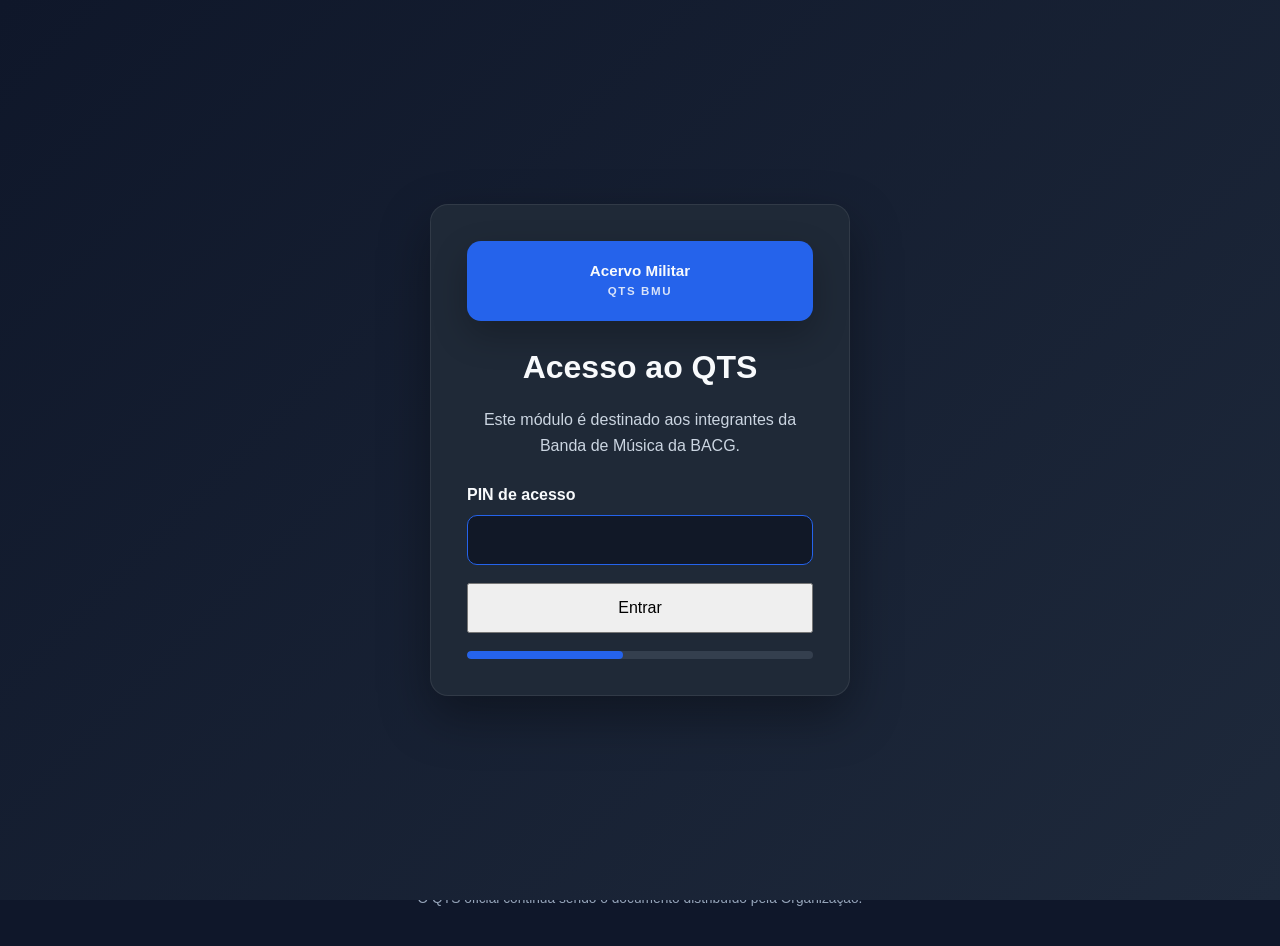
<file: qts-bmu/index.html>
<!DOCTYPE html>
<html lang="pt-BR">

<head>
  <meta charset="UTF-8">
  <meta name="viewport" content="width=device-width, initial-scale=1.0">
  <title>Programação da Banda | BACG</title>
  <link rel="stylesheet" href="style.css">
</head>

<body>

  <div id="qts-access-screen" class="qts-access-screen is-hidden">

  <div class="qts-access-card">

    <div class="qts-brand">
      <span class="qts-brand-name">Acervo Militar</span>
      <span class="qts-brand-module">QTS BMU</span>
    </div>

    <h1>Acesso ao QTS</h1>

    <p>
      Este módulo é destinado aos integrantes
      da Banda de Música da BACG.
    </p>

    <label for="qts-pin">
      PIN de acesso
    </label>

    <input
      id="qts-pin"
      type="password"
      autocomplete="off">

    <button id="btn-qts-access">

      Entrar

    </button>

    <p
      id="qts-access-message"
      class="access-message">
    </p>

    <div
  id="qts-loading-bar"
  class="qts-loading-bar is-hidden">
</div>

  </div>

</div>

  <header class="qts-header">
    <div class="qts-header-content">
      <div class="qts-brand">
        <span class="qts-brand-name">Acervo Militar</span>
        <span class="qts-brand-module">QTS BMU</span>
      </div>

      <div class="qts-header-text">
        <h1>Programação Semanal — Banda de Música</h1>
        <p>BACG</p>
      </div>
    </div>
  </header>

  <main class="qts-main">

    <section class="qts-section qts-week-section">
      <div class="section-heading">
        <span class="section-label">Período vigente</span>
        <h2>Semana</h2>
      </div>

      <div id="semana">
        Carregando...
      </div>
    </section>

    <section class="qts-section">
      <div class="section-heading">
        <span class="section-label">Agenda</span>
        <h2>Programação</h2>
      </div>

      <div id="programacao">
        Carregando programação...
      </div>
    </section>

    <section class="qts-section">
      <div class="section-heading">
        <span class="section-label">Estudo e preparação</span>
        <h2>Repertório</h2>
      </div>

      <div id="repertorio">
        Carregando repertório...
      </div>

      <div id="status-sincronizacao" class="status-sincronizacao">
        Sincronizando...
      </div>
    </section>

  </main>

  <div class="qts-navigation-actions">
    <a
      class="qts-discreet-link"
      href="gestao/index.html"
    >
      Gestão
    </a>
  </div>

  <footer class="qts-footer">
    <p><strong>Acervo Militar</strong></p>
    <p>Programação da Banda de Música — Projeto piloto</p>
    <p>
      O QTS oficial continua sendo o documento distribuído pela Organização.
    </p>
  </footer>

  <script src="config.js"></script>
  <script src="googleSheets.js"></script>
  <script src="app.js"></script>

</body>

</html>
</file>
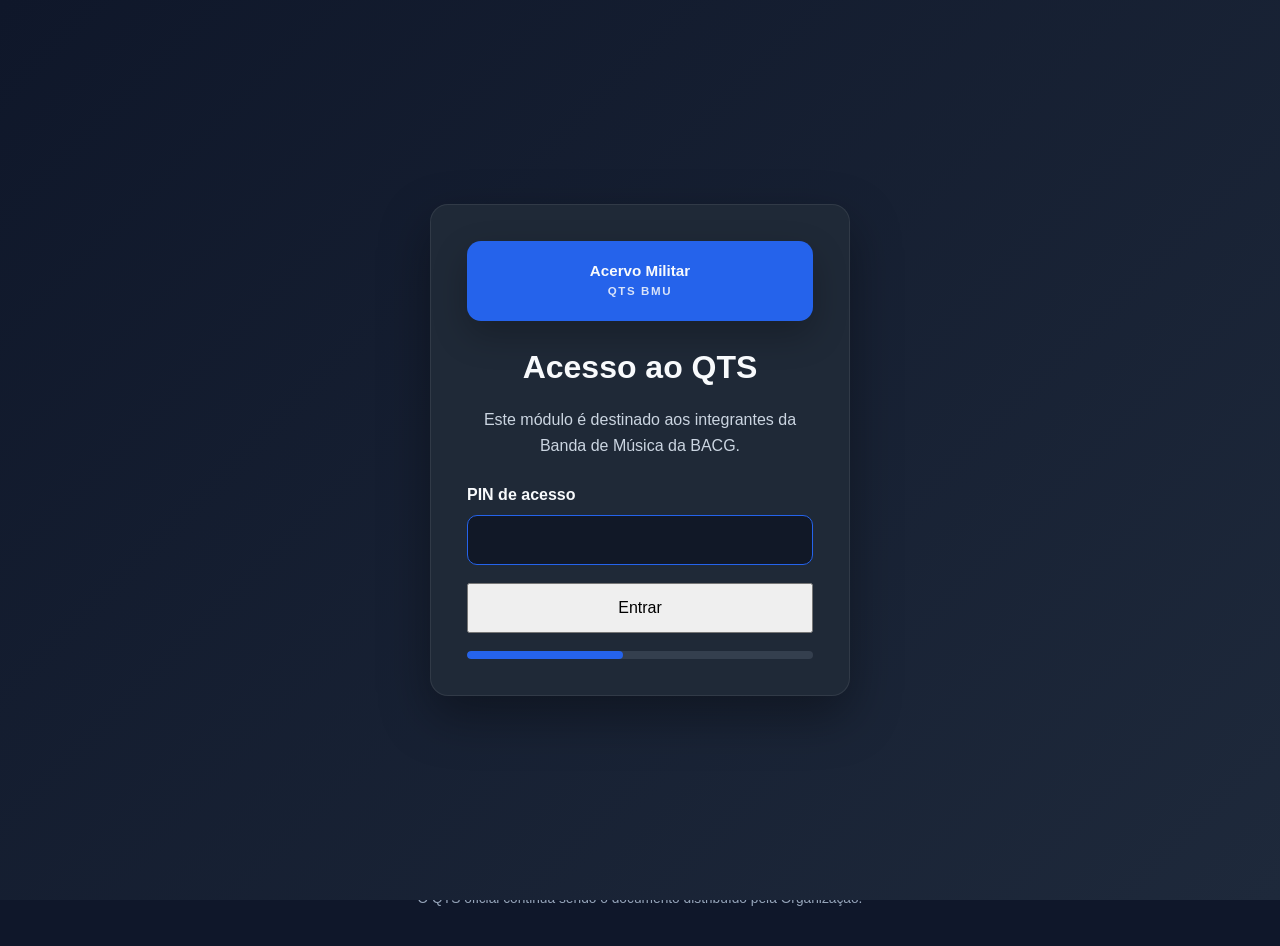
<file: qts-bmu/gestao/index.html>
<!DOCTYPE html>
<html lang="pt-BR">

<head>
  <meta charset="UTF-8">
  <meta name="viewport" content="width=device-width, initial-scale=1.0">
  <title>Gestão do Repertório | BACG</title>
  <link rel="stylesheet" href="style.css">
</head>

<body>

  <header class="management-header">
    <div class="management-header-content">

      <div class="management-brand">
        <span class="management-brand-name">Acervo Militar</span>
        <span class="management-brand-module">Gestão BACG</span>
      </div>

      <div class="management-header-text">
        <h1>Gestão da Banda de Música</h1>
        <p>Programação e repertório semanal</p>
      </div>

    </div>
  </header>

  <main class="management-main">

    <section class="management-card introduction-card">
      <span class="section-label">Área administrativa</span>
      <h2>Modo Gestão</h2>
      <p>Esta área será utilizada pelo chefe, suboficiais e auxiliares autorizados para atualizar a programação e o repertório da semana.</p>
      <p>Nesta etapa, as seleções ainda não alteram a planilha publicada.</p>
    </section>

    <section id="management-preview" class="management-card management-preview">
      <span class="section-label">Modo Gestão</span>
      <h2>Painel do Gestor</h2>

      <div class="management-panel">

        <div class="panel-block">

  <div class="panel-heading">
    <div>
      <h3>Programação da Semana</h3>

      <p>
        Selecione a semana e organize as atividades dentro de cada dia.
      </p>
    </div>
  </div>

  <div id="painel-programacao" class="programacao-editor">

    <div class="semana-programacao-controles">

      <div class="semana-programacao-centro">

        <label for="inicio-semana-input">
          Início da semana
        </label>

        <input
          id="inicio-semana-input"
          type="date"
        >

        <strong id="periodo-semana-texto">
          Semana não selecionada
        </strong>

      </div>

    </div>

    <div id="lista-programacao-semanal">
      <p class="loading-message">
        Carregando programação...
      </p>
    </div>

  </div>

</div>

        <div class="panel-block">
          <div class="panel-heading">
            <div>
              <h3>Repertório da Semana</h3>
              <p>Pesquise e selecione as obras que aparecerão no QTS.</p>
            </div>
            <span id="selected-counter" class="selected-counter">0 selecionadas</span>
          </div>

          <div class="catalog-search">
            <label for="catalog-search-input">Pesquisar por número, título ou categoria</label>
            <input
              id="catalog-search-input"
              type="search"
              placeholder="Ex.: 38, Batista de Melo ou Dobrado"
              autocomplete="off"
            >
          </div>

          <div id="lista-obras">
            <p class="loading-message">Carregando catálogo...</p>
          </div>
        </div>

        <!-- Repertório selecionado -->
        <div class="panel-block">
          <div class="panel-heading">
            <div>
              <h3>Repertório selecionado</h3>
              <p>Organize a ordem em que as obras aparecerão no QTS.</p>
            </div>
          </div>
          <div id="repertorio-selecionado">
            <p class="empty-message">Nenhuma obra selecionada.</p>
          </div>
        </div>

        <!-- Adicionar obra avulsa -->
        <div class="panel-block">
          <div class="panel-heading">
            <div>
              <h3>Adicionar obra avulsa</h3>
              <p>Use para músicas que não possuem número no caderno.</p>
            </div>
          </div>
          <form id="obra-avulsa-form" class="obra-avulsa-form">
            <label for="obra-avulsa-titulo">Nome da obra</label>
            <input id="obra-avulsa-titulo" type="text" placeholder="Ex.: Marcha da Unidade" autocomplete="off">

            <label for="obra-avulsa-observacao">Observação opcional</label>
            <input id="obra-avulsa-observacao" type="text" placeholder="Ex.: Revisar introdução" autocomplete="off">

            <button class="primary-button" type="submit">Adicionar obra avulsa</button>
            <p id="obra-avulsa-message" class="access-message"></p>
          </form>
        </div>

        <div class="panel-block">
  <h3>Alterações</h3>

  <p id="status-alteracoes">
    Nenhuma alteração pendente.
  </p>

  <div class="responsavel-publicacao">

    <label for="responsavel-publicacao-select">
      Responsável pela atualização
    </label>

    <select id="responsavel-publicacao-select">

      <option value="">
        Selecione o responsável
      </option>

      <option value="Ten Daniel">
        Ten Daniel
      </option>

      <option value="SO Escobar">
        SO Escobar
      </option>

      <option value="SO Narley">
        SO Narley
      </option>

      <option value="SO Belmiro">
        SO Belmiro
      </option>

      <option value="SO Fabrício">
        SO Fabrício
      </option>

    </select>

  </div>
</div>

<button
  class="primary-button"
  id="btn-salvar"
  type="button"
>
  Salvar alterações
</button>

        <div id="toast-message" class="toast-message"></div>

      </div>
    </section>

    <div class="management-actions">

  <a
    class="secondary-link"
    href="../index.html">

    ← Voltar ao QTS

  </a>

  <a
    class="secondary-link"
    href="../../index.html">

    ← Voltar ao AMMB

  </a>

</div>

  </main>

  <footer class="management-footer">
    <p><strong>Acervo Militar</strong></p>
    <p>Módulo de gestão da Banda de Música — BACG</p>
    <p>Versão experimental em desenvolvimento</p>
  </footer>

  <datalist id="lista-horarios">

  <option value="07:45">
  <option value="07:50">
  <option value="08:15">
  <option value="08:30">
  <option value="08:45">
  <option value="09:00">
  <option value="09:15">
  <option value="09:30">
  <option value="09:45">
  <option value="10:00">
  <option value="10:15">
  <option value="10:30">
  <option value="10:45">
  <option value="11:00">
  <option value="11:15">
  <option value="11:30">
  <option value="11:55">
  <option value="12:00">
  <option value="13:30">
  <option value="14:00">
  <option value="14:30">
  <option value="15:00">
  <option value="15:55">

</datalist>

<datalist id="lista-atividades">

  <option value="Chamada">
  <option value="Ensaio">
  <option value="Formatura">
  <option value="Reunião">
  <option value="Apresentação">

</datalist>

<datalist id="lista-locais">

  <option value="Sala de Ensaio">
  <option value="Pátio Operacional">
  <option value="Auditório BACG">
  <option value="Alameda Santos Dumont">
  

</datalist>

<datalist id="lista-uniformes">

  <option value="5º A">
  <option value="5º B">
  <option value="7º A">
  <option value="7º B">
  <option value="9º">
  <option value="10º">

</datalist>

  <script src="../config.js"></script>
  <script src="../googleSheets.js"></script>
  <script src="programacao.js"></script>
  <script src="app.js"></script>

</body>
</html>
</file>
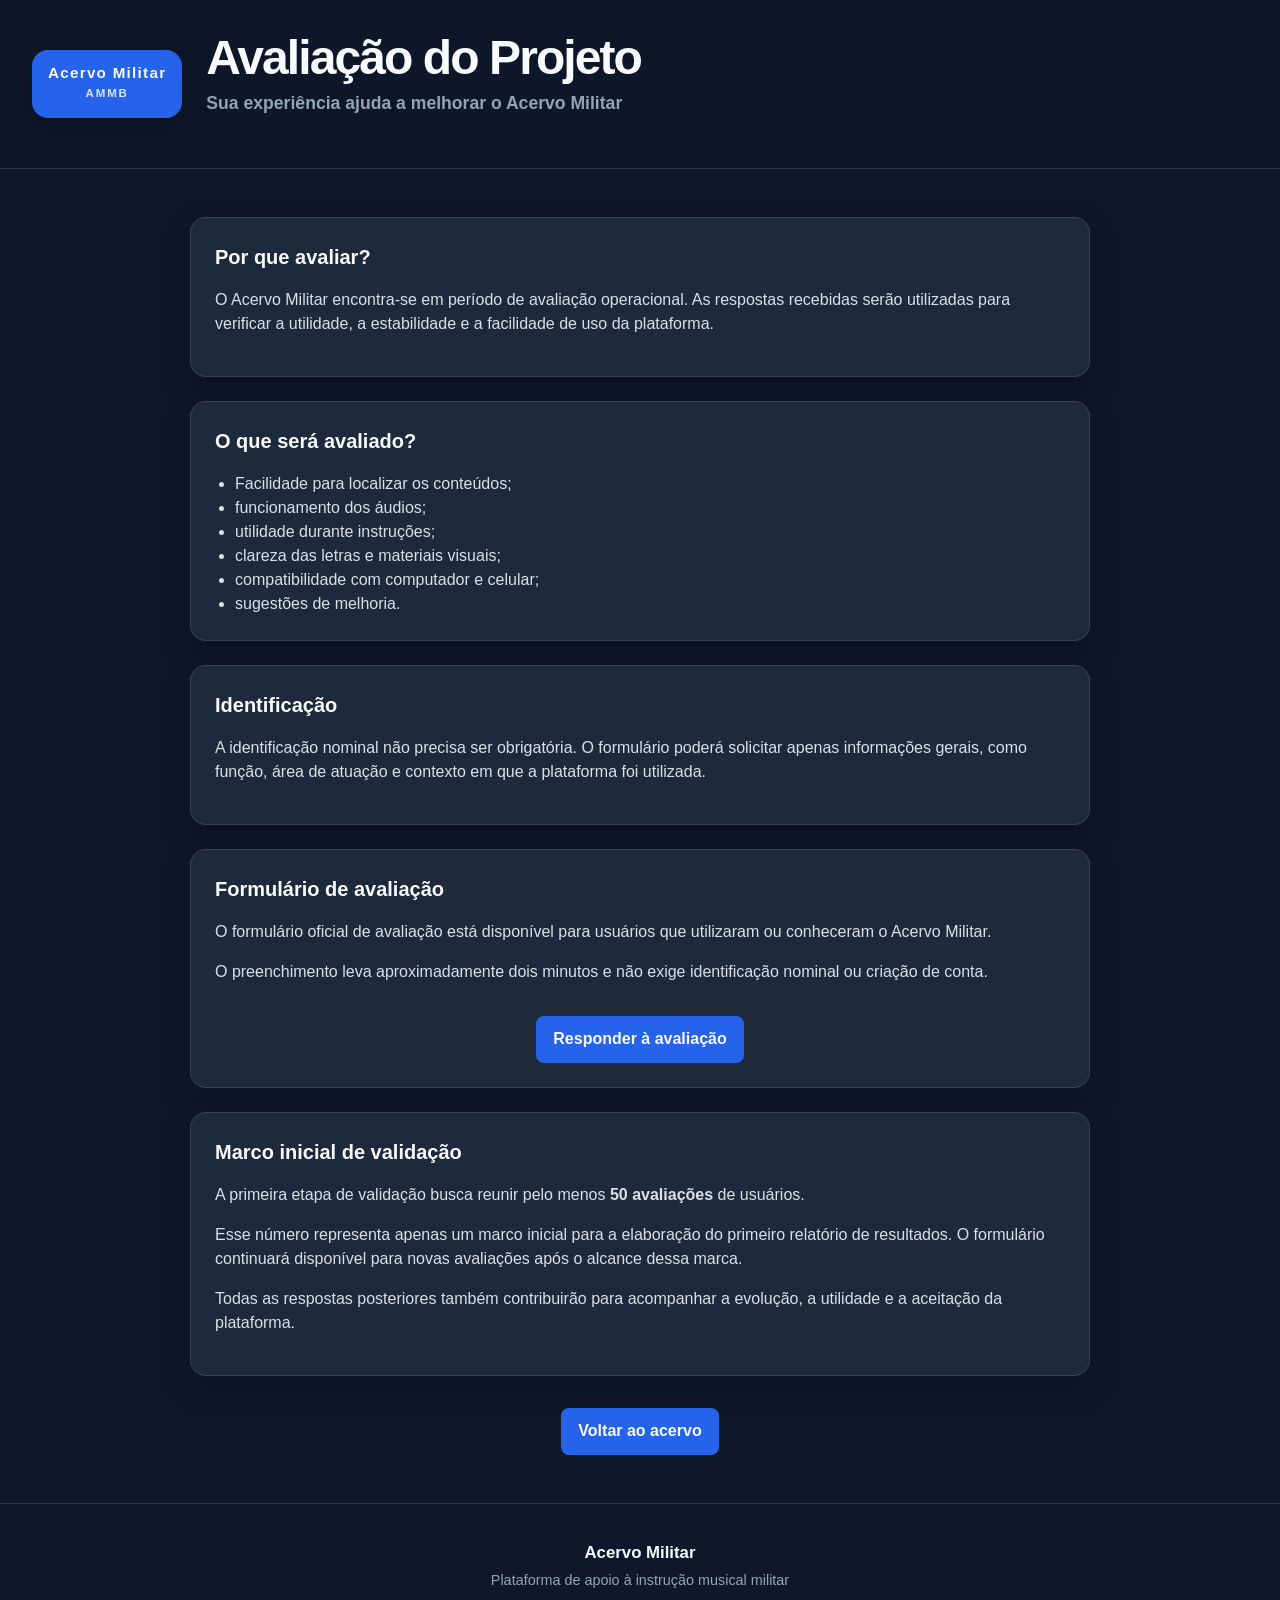
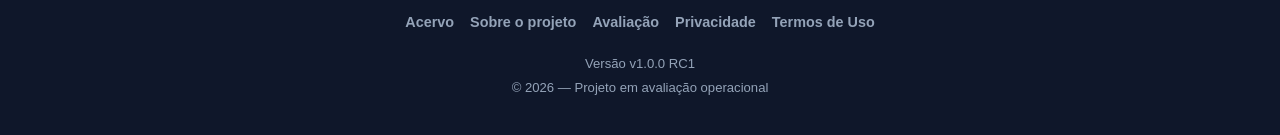
<file: avaliacao.html>
<!DOCTYPE html>
<html lang="pt-BR">

<head>
  <meta charset="UTF-8">
  <meta name="viewport" content="width=device-width, initial-scale=1.0">

  <title>Avaliação | Acervo Militar</title>

  <link rel="stylesheet" href="css/style.css">

  <!-- Google tag (gtag.js) -->
  <script async src="https://www.googletagmanager.com/gtag/js?id=G-GBWR8G780Y"></script>
  <script>
    window.dataLayer = window.dataLayer || [];

    function gtag(){
      dataLayer.push(arguments);
    }

    gtag('js', new Date());
    gtag('config', 'G-GBWR8G780Y');
  </script>
</head>

<body>

  <header>
    <div class="header-logo">
      <span class="brand-name">Acervo Militar</span>
      <span class="brand-sigla">AMMB</span>
    </div>

    <div class="header-title">
      <h1>Avaliação do Projeto</h1>

      <p class="header-subtitle">
        Sua experiência ajuda a melhorar o Acervo Militar
      </p>
    </div>
  </header>


  <main class="about-page">

    <section class="about-section">
      <h2>Por que avaliar?</h2>

      <p>
        O Acervo Militar encontra-se em período de avaliação operacional.
        As respostas recebidas serão utilizadas para verificar a utilidade,
        a estabilidade e a facilidade de uso da plataforma.
      </p>
    </section>

    <section class="about-section">
      <h2>O que será avaliado?</h2>

      <ul>
        <li>Facilidade para localizar os conteúdos;</li>
        <li>funcionamento dos áudios;</li>
        <li>utilidade durante instruções;</li>
        <li>clareza das letras e materiais visuais;</li>
        <li>compatibilidade com computador e celular;</li>
        <li>sugestões de melhoria.</li>
      </ul>
    </section>

    <section class="about-section">
      <h2>Identificação</h2>

      <p>
        A identificação nominal não precisa ser obrigatória. O formulário
        poderá solicitar apenas informações gerais, como função, área de
        atuação e contexto em que a plataforma foi utilizada.
      </p>
    </section>

    <section class="about-section">
      <h2>Formulário de avaliação</h2>

      <p>
        O formulário oficial de avaliação está disponível para usuários que
        utilizaram ou conheceram o Acervo Militar.
      </p>

      <p>
        O preenchimento leva aproximadamente dois minutos e não exige identificação
        nominal ou criação de conta.
      </p>

      <div class="about-actions">
        <a
          class="btn btn-disabled"
          href="https://docs.google.com/forms/d/e/1FAIpQLSfBsIGys8UXDBTNcy9EU2-2d-qC1zbz0xtrdGwJAGhSeNzu7A/viewform?usp=publish-editor"
          target="_blank"
          rel="noopener noreferrer">
          Responder à avaliação
        </a>
      </div>
    </section>

    <section class="about-section">
      <h2>Marco inicial de validação</h2>

      <p>
          A primeira etapa de validação busca reunir pelo menos
      <strong>50 avaliações</strong> de usuários.
      </p>

      <p>
          Esse número representa apenas um marco inicial para a elaboração
          do primeiro relatório de resultados. O formulário continuará
          disponível para novas avaliações após o alcance dessa marca.
      </p>

      <p>
          Todas as respostas posteriores também contribuirão para acompanhar
          a evolução, a utilidade e a aceitação da plataforma.
      </p>
    </section>

    <div class="about-actions">
      <a class="btn" href="index.html">
        Voltar ao acervo
      </a>
    </div>

  </main>

<footer class="site-footer">
  <div class="footer-brand">
    <p><strong>Acervo Militar</strong></p>
    <p>Plataforma de apoio à instrução musical militar</p>
  </div>
  <nav class="footer-navigation" aria-label="Navegação institucional">
    <a href="index.html">Acervo</a>
    <a href="sobre.html">Sobre o projeto</a>
    <a href="avaliacao.html">Avaliação</a>
    <a href="privacidade.html">Privacidade</a>
    <a href="termos.html">Termos de Uso</a>
  </nav>
  <div class="footer-meta">
    <p>Versão v1.0.0 RC1</p>
    <p>© 2026 — Projeto em avaliação operacional</p>
  </div>
</footer>

</body>

</html>
</file>
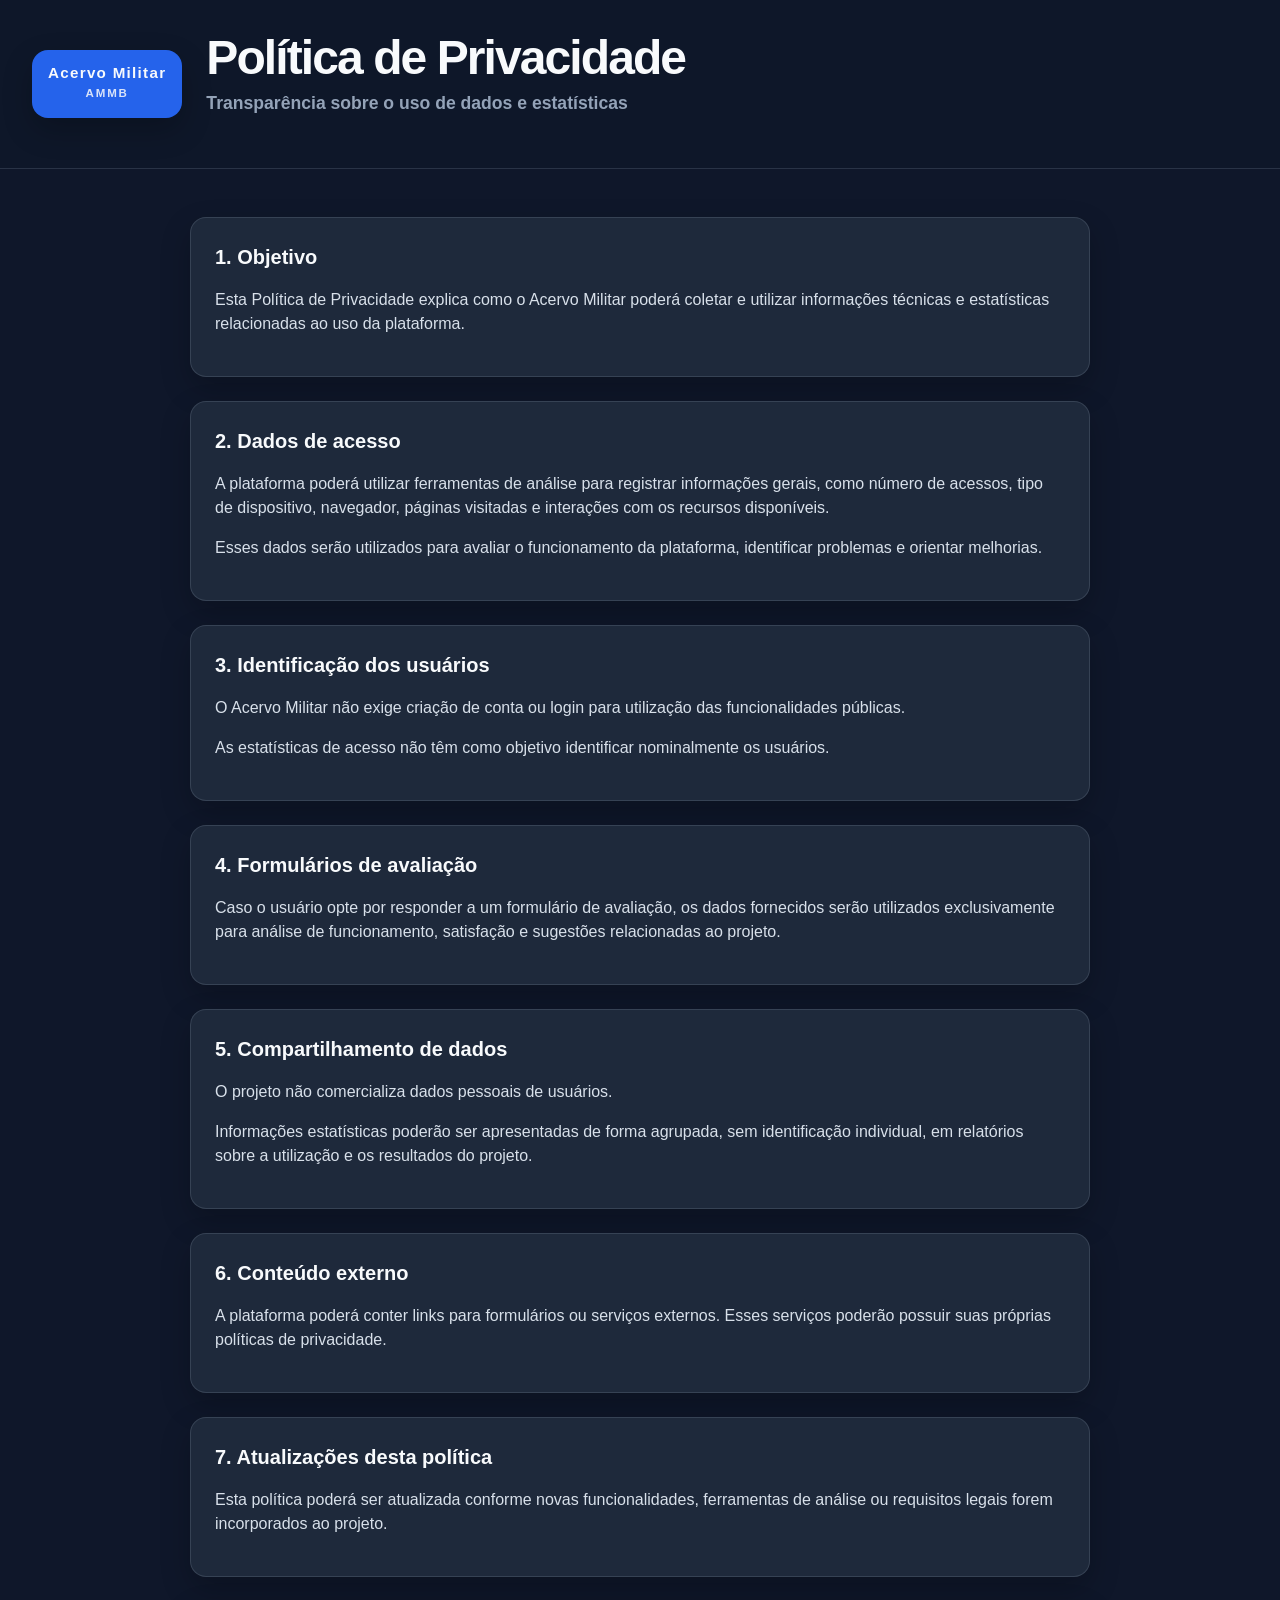
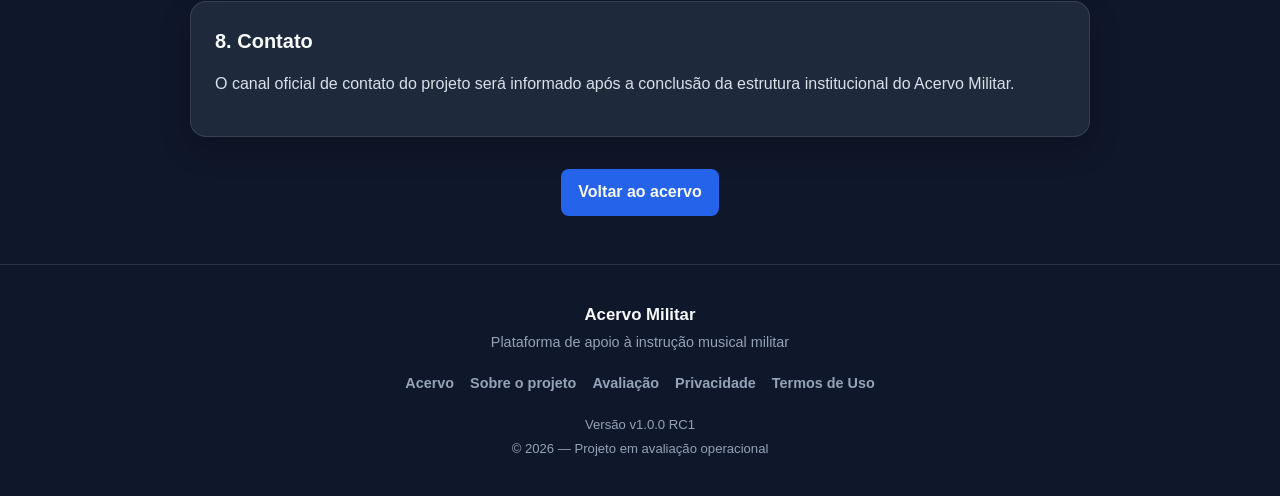
<file: privacidade.html>
<!DOCTYPE html>
<html lang="pt-BR">

<head>
  <meta charset="UTF-8">
  <meta name="viewport" content="width=device-width, initial-scale=1.0">

  <title>Privacidade | Acervo Militar</title>

  <link rel="stylesheet" href="css/style.css">

  <!-- Google tag (gtag.js) -->
  <script async src="https://www.googletagmanager.com/gtag/js?id=G-GBWR8G780Y"></script>
  <script>
    window.dataLayer = window.dataLayer || [];

    function gtag(){
      dataLayer.push(arguments);
    }

    gtag('js', new Date());
    gtag('config', 'G-GBWR8G780Y');
  </script>
</head>

<body>

  <header>
    <div class="header-logo">
      <span class="brand-name">Acervo Militar</span>
      <span class="brand-sigla">AMMB</span>
    </div>

    <div class="header-title">
      <h1>Política de Privacidade</h1>

      <p class="header-subtitle">
        Transparência sobre o uso de dados e estatísticas
      </p>
    </div>
  </header>


  <main class="about-page">

    <section class="about-section">
      <h2>1. Objetivo</h2>

      <p>
        Esta Política de Privacidade explica como o Acervo Militar poderá
        coletar e utilizar informações técnicas e estatísticas relacionadas
        ao uso da plataforma.
      </p>
    </section>

    <section class="about-section">
      <h2>2. Dados de acesso</h2>

      <p>
        A plataforma poderá utilizar ferramentas de análise para registrar
        informações gerais, como número de acessos, tipo de dispositivo,
        navegador, páginas visitadas e interações com os recursos disponíveis.
      </p>

      <p>
        Esses dados serão utilizados para avaliar o funcionamento da plataforma,
        identificar problemas e orientar melhorias.
      </p>
    </section>

    <section class="about-section">
      <h2>3. Identificação dos usuários</h2>

      <p>
        O Acervo Militar não exige criação de conta ou login para utilização
        das funcionalidades públicas.
      </p>

      <p>
        As estatísticas de acesso não têm como objetivo identificar nominalmente
        os usuários.
      </p>
    </section>

    <section class="about-section">
      <h2>4. Formulários de avaliação</h2>

      <p>
        Caso o usuário opte por responder a um formulário de avaliação,
        os dados fornecidos serão utilizados exclusivamente para análise de
        funcionamento, satisfação e sugestões relacionadas ao projeto.
      </p>
    </section>

    <section class="about-section">
      <h2>5. Compartilhamento de dados</h2>

      <p>
        O projeto não comercializa dados pessoais de usuários.
      </p>

      <p>
        Informações estatísticas poderão ser apresentadas de forma agrupada,
        sem identificação individual, em relatórios sobre a utilização e os
        resultados do projeto.
      </p>
    </section>

    <section class="about-section">
      <h2>6. Conteúdo externo</h2>

      <p>
        A plataforma poderá conter links para formulários ou serviços externos.
        Esses serviços poderão possuir suas próprias políticas de privacidade.
      </p>
    </section>

    <section class="about-section">
      <h2>7. Atualizações desta política</h2>

      <p>
        Esta política poderá ser atualizada conforme novas funcionalidades,
        ferramentas de análise ou requisitos legais forem incorporados ao
        projeto.
      </p>
    </section>

    <section class="about-section">
      <h2>8. Contato</h2>

      <p>
        O canal oficial de contato do projeto será informado após a conclusão
        da estrutura institucional do Acervo Militar.
      </p>
    </section>

    <div class="about-actions">
      <a class="btn" href="index.html">
        Voltar ao acervo
      </a>
    </div>

  </main>

<footer class="site-footer">
  <div class="footer-brand">
    <p><strong>Acervo Militar</strong></p>
    <p>Plataforma de apoio à instrução musical militar</p>
  </div>
  <nav class="footer-navigation" aria-label="Navegação institucional">
    <a href="index.html">Acervo</a>
    <a href="sobre.html">Sobre o projeto</a>
    <a href="avaliacao.html">Avaliação</a>
    <a href="privacidade.html">Privacidade</a>
    <a href="termos.html">Termos de Uso</a>
  </nav>
  <div class="footer-meta">
    <p>Versão v1.0.0 RC1</p>
    <p>© 2026 — Projeto em avaliação operacional</p>
  </div>
</footer>

</body>

</html>
</file>
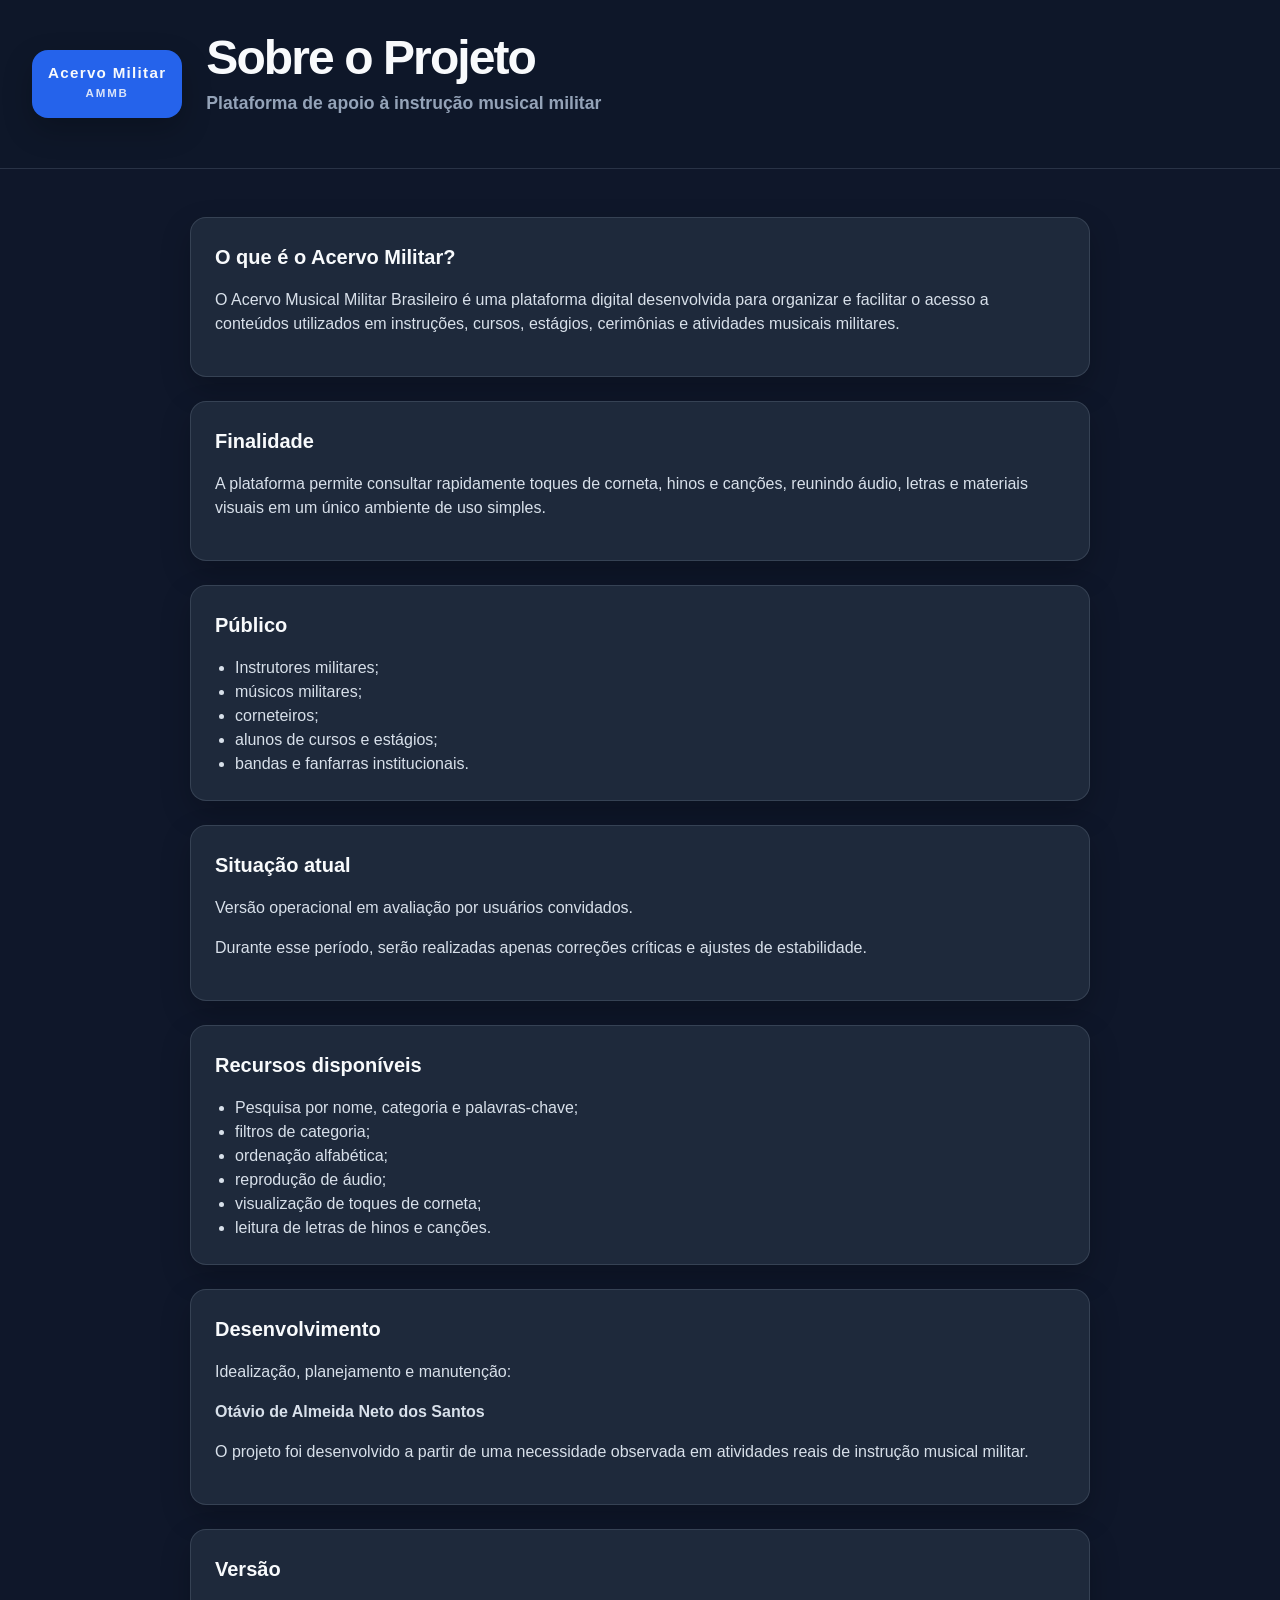
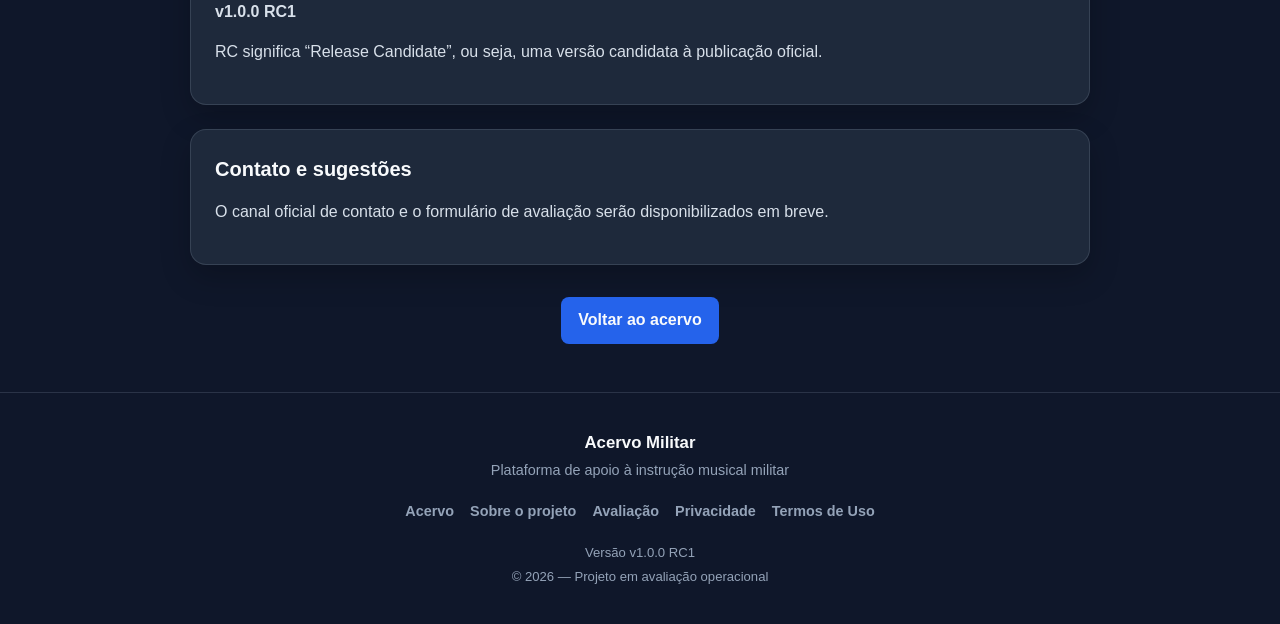
<file: sobre.html>
<!DOCTYPE html>
<html lang="pt-BR">

<head>
  <meta charset="UTF-8">
  <meta name="viewport" content="width=device-width, initial-scale=1.0">

  <title>Sobre | Acervo Militar</title>

  <link rel="stylesheet" href="css/style.css">

  <!-- Google tag (gtag.js) -->
  <script async src="https://www.googletagmanager.com/gtag/js?id=G-GBWR8G780Y"></script>
  <script>
    window.dataLayer = window.dataLayer || [];

    function gtag(){
      dataLayer.push(arguments);
    }

    gtag('js', new Date());
    gtag('config', 'G-GBWR8G780Y');
  </script>
</head>

<body>

  <header>
    <div class="header-logo">
      <span class="brand-name">Acervo Militar</span>
      <span class="brand-sigla">AMMB</span>
    </div>

    <div class="header-title">
      <h1>Sobre o Projeto</h1>

      <p class="header-subtitle">
        Plataforma de apoio à instrução musical militar
      </p>
    </div>
  </header>


  <main class="about-page">

    <section class="about-section">
      <h2>O que é o Acervo Militar?</h2>

      <p>
        O Acervo Musical Militar Brasileiro é uma plataforma digital
        desenvolvida para organizar e facilitar o acesso a conteúdos utilizados
        em instruções, cursos, estágios, cerimônias e atividades musicais
        militares.
      </p>
    </section>

    <section class="about-section">
      <h2>Finalidade</h2>

      <p>
        A plataforma permite consultar rapidamente toques de corneta, hinos e
        canções, reunindo áudio, letras e materiais visuais em um único ambiente
        de uso simples.
      </p>
    </section>

    <section class="about-section">
      <h2>Público</h2>

      <ul>
        <li>Instrutores militares;</li>
        <li>músicos militares;</li>
        <li>corneteiros;</li>
        <li>alunos de cursos e estágios;</li>
        <li>bandas e fanfarras institucionais.</li>
      </ul>
    </section>

    <section class="about-section">
      <h2>Situação atual</h2>

      <p>
        Versão operacional em avaliação por usuários convidados.
      </p>

      <p>
        Durante esse período, serão realizadas apenas correções críticas e
        ajustes de estabilidade.
      </p>
    </section>

    <section class="about-section">
      <h2>Recursos disponíveis</h2>

      <ul>
        <li>Pesquisa por nome, categoria e palavras-chave;</li>
        <li>filtros de categoria;</li>
        <li>ordenação alfabética;</li>
        <li>reprodução de áudio;</li>
        <li>visualização de toques de corneta;</li>
        <li>leitura de letras de hinos e canções.</li>
      </ul>
    </section>

    <section class="about-section">
      <h2>Desenvolvimento</h2>

      <p>
        Idealização, planejamento e manutenção:
      </p>

      <p>
        <strong>Otávio de Almeida Neto dos Santos</strong>
      </p>

      <p>
        O projeto foi desenvolvido a partir de uma necessidade observada em
        atividades reais de instrução musical militar.
      </p>
    </section>

    <section class="about-section">
      <h2>Versão</h2>

      <p>
        <strong>v1.0.0 RC1</strong>
      </p>

      <p>
        RC significa “Release Candidate”, ou seja, uma versão candidata à
        publicação oficial.
      </p>
    </section>

    <section class="about-section">
      <h2>Contato e sugestões</h2>

      <p>
        O canal oficial de contato e o formulário de avaliação serão
        disponibilizados em breve.
      </p>
    </section>

    <div class="about-actions">
      <a class="btn" href="index.html">
        Voltar ao acervo
      </a>
    </div>

  </main>

<footer class="site-footer">
  <div class="footer-brand">
    <p><strong>Acervo Militar</strong></p>
    <p>Plataforma de apoio à instrução musical militar</p>
  </div>
  <nav class="footer-navigation" aria-label="Navegação institucional">
    <a href="index.html">Acervo</a>
    <a href="sobre.html">Sobre o projeto</a>
    <a href="avaliacao.html">Avaliação</a>
    <a href="privacidade.html">Privacidade</a>
    <a href="termos.html">Termos de Uso</a>
  </nav>
  <div class="footer-meta">
    <p>Versão v1.0.0 RC1</p>
    <p>© 2026 — Projeto em avaliação operacional</p>
  </div>
</footer>

</body>

</html>
</file>
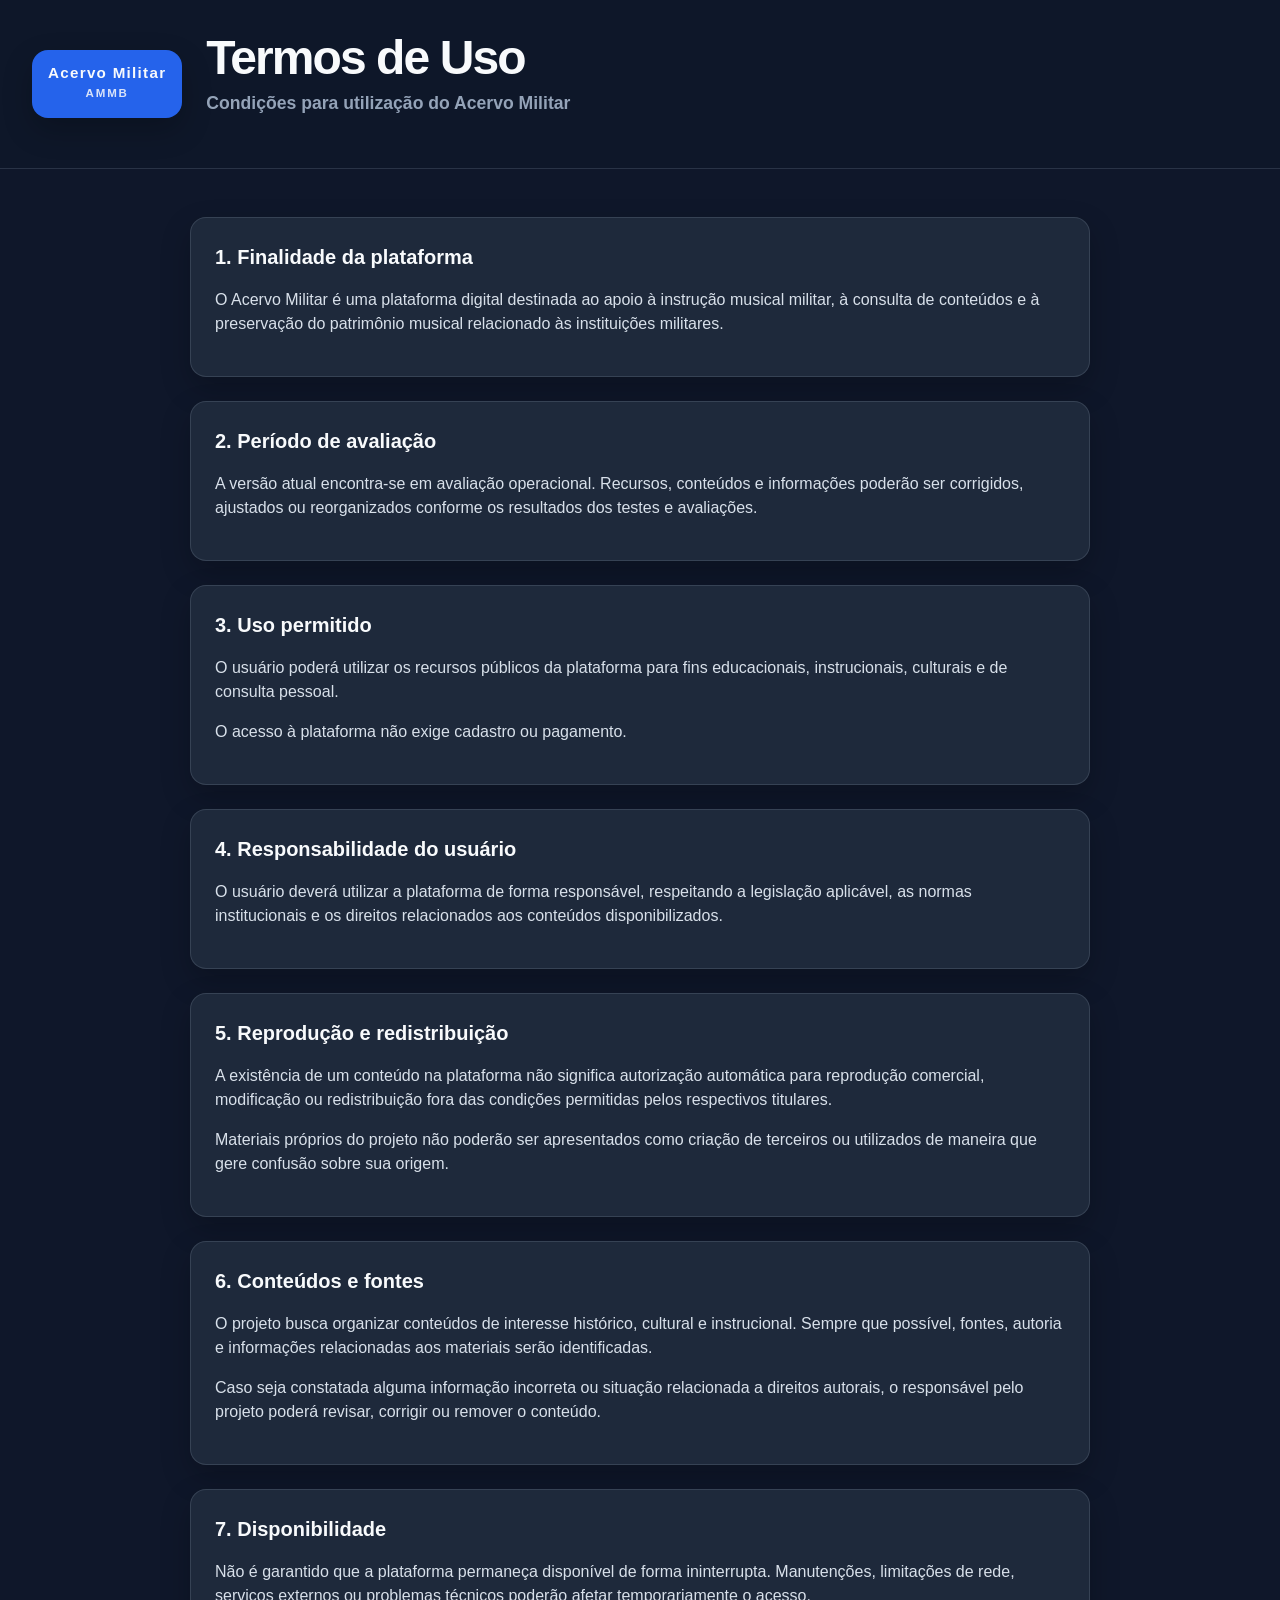
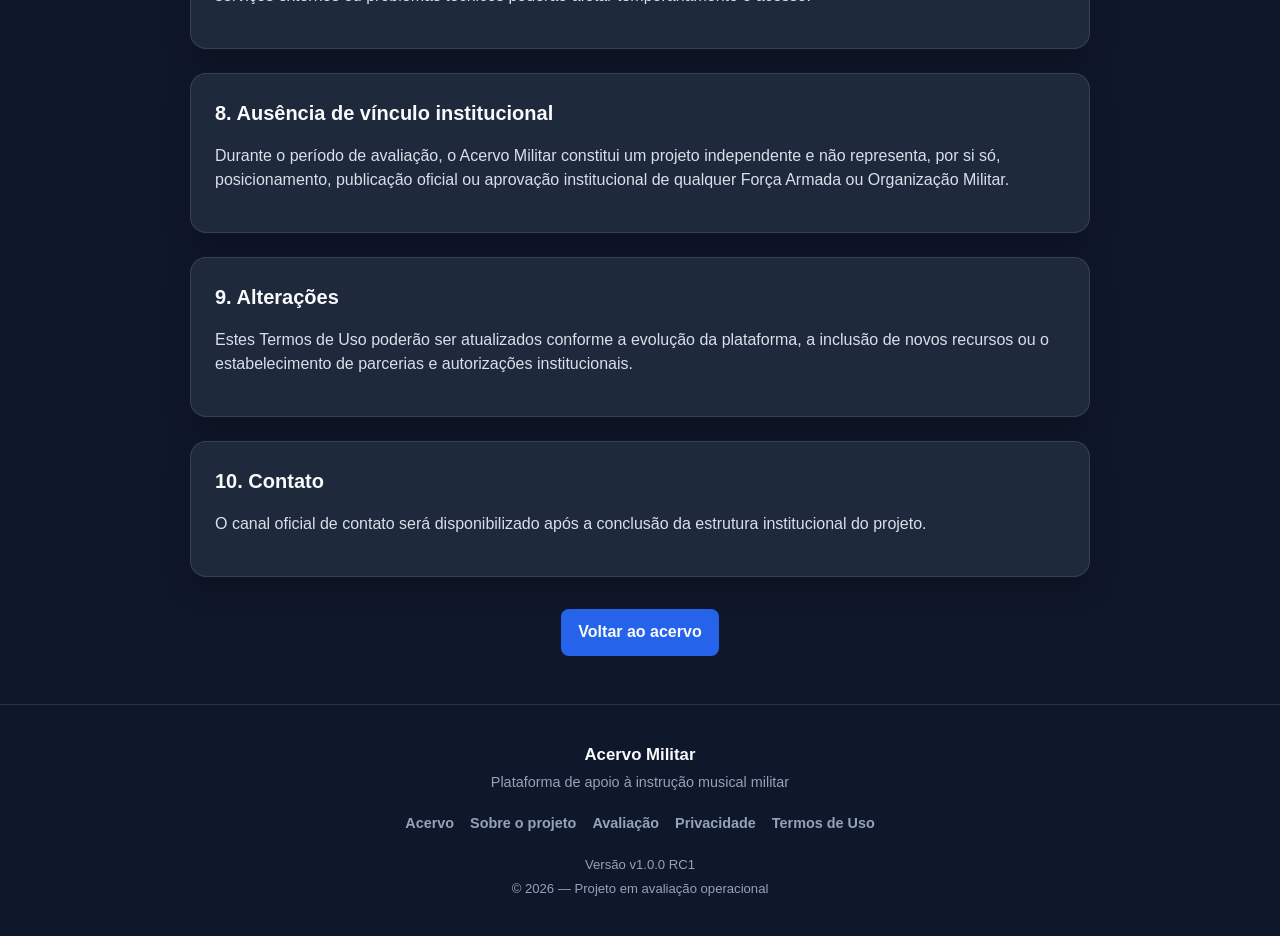
<file: termos.html>
<!DOCTYPE html>
<html lang="pt-BR">

<head>
  <meta charset="UTF-8">
  <meta name="viewport" content="width=device-width, initial-scale=1.0">

  <title>Termos de Uso | Acervo Militar</title>

  <link rel="stylesheet" href="css/style.css">

  <!-- Google tag (gtag.js) -->
  <script async src="https://www.googletagmanager.com/gtag/js?id=G-GBWR8G780Y"></script>
  <script>
    window.dataLayer = window.dataLayer || [];

    function gtag(){
      dataLayer.push(arguments);
    }

    gtag('js', new Date());
    gtag('config', 'G-GBWR8G780Y');
  </script>
</head>

<body>

  <header>
    <div class="header-logo">
      <span class="brand-name">Acervo Militar</span>
      <span class="brand-sigla">AMMB</span>
    </div>

    <div class="header-title">
      <h1>Termos de Uso</h1>

      <p class="header-subtitle">
        Condições para utilização do Acervo Militar
      </p>
    </div>
  </header>


  <main class="about-page">

    <section class="about-section">
      <h2>1. Finalidade da plataforma</h2>

      <p>
        O Acervo Militar é uma plataforma digital destinada ao apoio à
        instrução musical militar, à consulta de conteúdos e à preservação
        do patrimônio musical relacionado às instituições militares.
      </p>
    </section>

    <section class="about-section">
      <h2>2. Período de avaliação</h2>

      <p>
        A versão atual encontra-se em avaliação operacional. Recursos,
        conteúdos e informações poderão ser corrigidos, ajustados ou
        reorganizados conforme os resultados dos testes e avaliações.
      </p>
    </section>

    <section class="about-section">
      <h2>3. Uso permitido</h2>

      <p>
        O usuário poderá utilizar os recursos públicos da plataforma para
        fins educacionais, instrucionais, culturais e de consulta pessoal.
      </p>

      <p>
        O acesso à plataforma não exige cadastro ou pagamento.
      </p>
    </section>

    <section class="about-section">
      <h2>4. Responsabilidade do usuário</h2>

      <p>
        O usuário deverá utilizar a plataforma de forma responsável,
        respeitando a legislação aplicável, as normas institucionais e os
        direitos relacionados aos conteúdos disponibilizados.
      </p>
    </section>

    <section class="about-section">
      <h2>5. Reprodução e redistribuição</h2>

      <p>
        A existência de um conteúdo na plataforma não significa autorização
        automática para reprodução comercial, modificação ou redistribuição
        fora das condições permitidas pelos respectivos titulares.
      </p>

      <p>
        Materiais próprios do projeto não poderão ser apresentados como criação
        de terceiros ou utilizados de maneira que gere confusão sobre sua origem.
      </p>
    </section>

    <section class="about-section">
      <h2>6. Conteúdos e fontes</h2>

      <p>
        O projeto busca organizar conteúdos de interesse histórico, cultural
        e instrucional. Sempre que possível, fontes, autoria e informações
        relacionadas aos materiais serão identificadas.
      </p>

      <p>
        Caso seja constatada alguma informação incorreta ou situação relacionada
        a direitos autorais, o responsável pelo projeto poderá revisar, corrigir
        ou remover o conteúdo.
      </p>
    </section>

    <section class="about-section">
      <h2>7. Disponibilidade</h2>

      <p>
        Não é garantido que a plataforma permaneça disponível de forma
        ininterrupta. Manutenções, limitações de rede, serviços externos ou
        problemas técnicos poderão afetar temporariamente o acesso.
      </p>
    </section>

    <section class="about-section">
      <h2>8. Ausência de vínculo institucional</h2>

      <p>
        Durante o período de avaliação, o Acervo Militar constitui um projeto
        independente e não representa, por si só, posicionamento, publicação
        oficial ou aprovação institucional de qualquer Força Armada ou
        Organização Militar.
      </p>
    </section>

    <section class="about-section">
      <h2>9. Alterações</h2>

      <p>
        Estes Termos de Uso poderão ser atualizados conforme a evolução da
        plataforma, a inclusão de novos recursos ou o estabelecimento de
        parcerias e autorizações institucionais.
      </p>
    </section>

    <section class="about-section">
      <h2>10. Contato</h2>

      <p>
        O canal oficial de contato será disponibilizado após a conclusão da
        estrutura institucional do projeto.
      </p>
    </section>

    <div class="about-actions">
      <a class="btn" href="index.html">
        Voltar ao acervo
      </a>
    </div>

  </main>

<footer class="site-footer">
  <div class="footer-brand">
    <p><strong>Acervo Militar</strong></p>
    <p>Plataforma de apoio à instrução musical militar</p>
  </div>
  <nav class="footer-navigation" aria-label="Navegação institucional">
    <a href="index.html">Acervo</a>
    <a href="sobre.html">Sobre o projeto</a>
    <a href="avaliacao.html">Avaliação</a>
    <a href="privacidade.html">Privacidade</a>
    <a href="termos.html">Termos de Uso</a>
  </nav>
  <div class="footer-meta">
    <p>Versão v1.0.0 RC1</p>
    <p>© 2026 — Projeto em avaliação operacional</p>
  </div>
</footer>

</body>

</html>
</file>
<file: qts-bmu/style.css>
:root {
  --bg: #0f172a;
  --surface: #1e293b;
  --surface-dark: #111827;
  --surface-soft: #273449;
  --primary: #2563eb;
  --primary-soft: rgba(37, 99, 235, 0.18);
  --text: #f8fafc;
  --muted: #94a3b8;
  --border: rgba(148, 163, 184, 0.22);
  --danger: #fca5a5;
  --max-width: 1180px;
  --radius: 14px;
  --shadow: 0 14px 35px rgba(0, 0, 0, 0.24);
}

*,
*::before,
*::after {
  box-sizing: border-box;
}

html {
  min-height: 100%;
}

body {
  min-height: 100vh;
  margin: 0;
  background: var(--bg);
  color: var(--text);
  font-family: "Segoe UI", Arial, Helvetica, sans-serif;
  line-height: 1.5;
}

button,
input,
select,
textarea {
  font: inherit;
}

a {
  color: inherit;
}

.qts-header {
  padding: 1.5rem;
  border-bottom: 1px solid var(--border);
  background: rgba(15, 23, 42, 0.96);
}

.qts-header-content {
  width: min(100%, var(--max-width));
  margin: 0 auto;
  display: flex;
  align-items: center;
  gap: 1.5rem;
}

.qts-brand {
  display: flex;
  flex-direction: column;
  align-items: center;
  justify-content: center;
  min-width: 7rem;
  min-height: 5rem;
  padding: 0.75rem;
  border-radius: var(--radius);
  background: var(--primary);
  box-shadow: var(--shadow);
  text-align: center;
}

.qts-brand-name {
  font-size: 0.95rem;
  font-weight: 800;
  line-height: 1.1;
}

.qts-brand-module {
  margin-top: 0.2rem;
  font-size: 0.72rem;
  font-weight: 800;
  letter-spacing: 0.14em;
  opacity: 0.85;
}

.qts-header-text h1 {
  margin: 0;
  font-size: clamp(1.55rem, 4vw, 2.65rem);
  line-height: 1.08;
}

.qts-header-text p {
  margin: 0.45rem 0 0;
  color: var(--muted);
  font-weight: 700;
}

.qts-main {
  width: min(100% - 2rem, var(--max-width));
  margin: 0 auto;
  padding: 2.5rem 0;
}

.qts-section {
  margin-bottom: 1.5rem;
  padding: 1.5rem;
  border: 1px solid var(--border);
  border-radius: var(--radius);
  background: var(--surface);
  box-shadow: var(--shadow);
}

.qts-week-section {
  border-color: rgba(37, 99, 235, 0.55);
  background:
    linear-gradient(
      135deg,
      var(--primary-soft),
      rgba(30, 41, 59, 0.97)
    );
}

.section-heading {
  margin-bottom: 1rem;
}

.section-label {
  display: block;
  margin-bottom: 0.25rem;
  color: #93c5fd;
  font-size: 0.75rem;
  font-weight: 800;
  letter-spacing: 0.08em;
  text-transform: uppercase;
}

.section-heading h2 {
  margin: 0;
  font-size: 1.4rem;
}

#semana {
  display: flex;
  flex-direction: column;
  gap: 0.55rem;
}

#semana strong {
  font-size: 1.2rem;
}

.ultima-atualizacao,
.aviso-programacao {
  color: var(--muted);
  font-size: 0.9rem;
}

.mensagem-erro {
  color: var(--danger);
}

.dia-card {
  overflow: hidden;
  margin-bottom: 1rem;
  border: 1px solid var(--border);
  border-radius: 12px;
  background: var(--surface-dark);
}

.dia-card:last-child {
  margin-bottom: 0;
}

.dia-card-header {
  display: flex;
  align-items: center;
  justify-content: space-between;
  gap: 1rem;
  padding: 1rem 1.15rem;
  background: var(--surface-soft);
}

.dia-card-header h3 {
  margin: 0;
  font-size: 1.1rem;
}

.dia-card-header span {
  color: var(--muted);
  font-weight: 600;
}

.atividade-item {
  display: grid;
  grid-template-columns: 88px 1fr;
  gap: 1rem;
  padding: 1rem 1.15rem;
  border-top: 1px solid var(--border);
}

.atividade-item:first-child {
  border-top: none;
}

.atividade-item time {
  color: #93c5fd;
  font-weight: 800;
}

.atividade-conteudo {
  display: flex;
  flex-direction: column;
  gap: 0.3rem;
}

.atividade-conteudo span,
.atividade-conteudo small {
  color: var(--muted);
}

.repertorio-grid {
  display: grid;
  grid-template-columns:
    repeat(auto-fit, minmax(270px, 1fr));
  gap: 1rem;
}

.obra-card {
  display: flex;
  gap: 1rem;
  padding: 1rem;
  border: 1px solid var(--border);
  border-radius: 12px;
  background: var(--surface-dark);
}

.obra-numero {
  display: grid;
  place-items: center;
  flex: 0 0 48px;
  width: 48px;
  height: 48px;
  border-radius: 10px;
  background: var(--primary);
  font-size: 1.05rem;
  font-weight: 800;
}

.obra-conteudo {
  min-width: 0;
  flex: 1;
}

.obra-conteudo h3 {
  margin: 0 0 0.55rem;
  font-size: 1.1rem;
}

.obra-conteudo p {
  margin: 0.7rem 0 0;
  color: #cbd5e1;
  font-size: 0.92rem;
}

.obra-metadados {
  display: flex;
  flex-wrap: wrap;
  gap: 0.4rem;
}

.obra-metadados span {
  padding: 0.25rem 0.55rem;
  border-radius: 999px;
  background: var(--surface-soft);
  color: #cbd5e1;
  font-size: 0.78rem;
  font-weight: 700;
}

.obra-metadados .status {
  background: var(--primary-soft);
  color: #93c5fd;
}

.botao-pdf {
  display: inline-flex;
  align-items: center;
  justify-content: center;
  min-height: 2.55rem;
  margin-top: 0.85rem;
  padding: 0.65rem 0.95rem;
  border-radius: 8px;
  background: var(--primary);
  color: white;
  font-weight: 700;
  text-decoration: none;
}

.botao-pdf:hover {
  filter: brightness(1.08);
}

.pdf-indisponivel {
  display: block;
  margin-top: 0.8rem;
  color: #64748b;
  font-size: 0.83rem;
}

.qts-footer {
  padding: 2rem 1rem;
  border-top: 1px solid var(--border);
  color: var(--muted);
  text-align: center;
  font-size: 0.86rem;
}

.qts-footer p {
  margin: 0.3rem 0;
}

.qts-footer strong {
  color: var(--text);
}

@media (max-width: 680px) {
  .qts-header {
    padding: 1rem;
  }

  .qts-header-content {
    align-items: flex-start;
    flex-direction: column;
  }

  .qts-brand {
    min-width: 6.5rem;
    min-height: 4.5rem;
  }

  .qts-main {
    width: min(100% - 1rem, var(--max-width));
    padding: 1.5rem 0;
  }

  .qts-section {
    padding: 1.1rem;
  }

  .dia-card-header {
    align-items: flex-start;
    flex-direction: column;
    gap: 0.25rem;
  }

  .atividade-item {
    grid-template-columns: 68px 1fr;
    gap: 0.75rem;
    padding: 0.9rem;
  }

  .repertorio-grid {
    grid-template-columns: 1fr;
  }
}
.partituras-details {
  margin-top: 0.85rem;
}

.partituras-details summary {
  color: #93c5fd;
  font-weight: 800;
  cursor: pointer;
}

.partituras-lista {
  display: flex;
  flex-wrap: wrap;
  gap: 0.55rem;
  margin-top: 0.75rem;
}

.partituras-lista .botao-pdf {
  margin-top: 0;
  font-size: 0.86rem;
}

/* ==========================================
   STATUS DE SINCRONIZAÇÃO
========================================== */

.status-sincronizacao {

  margin-top: 1rem;

  color: var(--muted);

  font-size: .90rem;

  text-align: right;

  transition: color .25s ease;

}

.status-sincronizacao.atualizado {

  color: #86efac;

}

.status-sincronizacao.erro {

  color: #fca5a5;

}

/* ==========================================
   TELA DE ACESSO AO QTS
========================================== */

.qts-access-screen{

  position:fixed;

  inset:0;

  display:flex;

  justify-content:center;

  align-items:center;

  padding:24px;

  background:
    linear-gradient(
      135deg,
      #0f172a,
      #1e293b
    );

  z-index:9999;

}

.qts-access-card{

  width:min(100%,420px);

  padding:36px;

  border-radius:18px;

  background:#1f2937;

  border:1px solid rgba(255,255,255,.08);

  text-align:center;

  box-shadow:
    0 20px 50px rgba(0,0,0,.35);

}

.qts-access-card h1{

  margin:22px 0 12px;

}

.qts-access-card p{

  color:#cbd5e1;

  line-height:1.6;

}

.qts-access-card label{

  display:block;

  margin-top:24px;

  margin-bottom:8px;

  font-weight:700;

  text-align:left;

}

.qts-access-card input{

  width:100%;

  min-height:48px;

  padding:12px 14px;

  border-radius:10px;

  border:1px solid rgba(255,255,255,.12);

  background:#111827;

  color:white;

  font:inherit;

}

.qts-access-card input:focus{

  outline:none;

  border-color:#2563eb;

}

#btn-qts-access{

  width:100%;

  min-height:50px;

  margin-top:18px;

}

.qts-access-screen.is-hidden{

  display:none;

}

/* ==========================================
   CARREGAMENTO DO QTS
========================================== */

.qts-loading-bar {
  width: 100%;
  height: 8px;
  margin-top: 18px;
  overflow: hidden;
  border-radius: 999px;
  background: rgba(148, 163, 184, 0.18);
}

.qts-loading-bar::before {
  content: "";
  display: block;
  width: 45%;
  height: 100%;
  border-radius: inherit;
  background: var(--primary);
  animation: qtsLoading 1.1s ease-in-out infinite;
}

@keyframes qtsLoading {
  from {
    transform: translateX(-120%);
  }

  to {
    transform: translateX(250%);
  }
}

/* ==========================================
   NAVEGAÇÃO DISCRETA
========================================== */

.qts-navigation-actions {
  display: flex;
  justify-content: center;
  padding: 0 1rem 1.5rem;
}

.qts-discreet-link {
  color: #94a3b8;
  font-size: 0.85rem;
  font-weight: 700;
  text-decoration: none;
  opacity: 0.8;
  transition:
    color 0.2s ease,
    opacity 0.2s ease;
}

.qts-discreet-link:hover {
  color: #93c5fd;
  opacity: 1;
}
</file>
<file: qts-bmu/gestao/style.css>
:root {
  --bg: #0f172a;
  --surface: #1e293b;
  --surface-dark: #111827;
  --surface-soft: #273449;
  --primary: #2563eb;
  --primary-hover: #1d4ed8;
  --text: #f8fafc;
  --muted: #94a3b8;
  --border: rgba(148, 163, 184, 0.22);
  --danger: #fca5a5;
  --success: #86efac;
  --max-width: 900px;
  --radius: 14px;
  --shadow: 0 14px 35px rgba(0, 0, 0, 0.24);
}

*,
*::before,
*::after {
  box-sizing: border-box;
}

body {
  min-height: 100vh;
  margin: 0;
  background: var(--bg);
  color: var(--text);
  font-family: "Segoe UI", Arial, Helvetica, sans-serif;
  line-height: 1.5;
}

button,
input {
  font: inherit;
}

.management-header {
  padding: 1.5rem;
  border-bottom: 1px solid var(--border);
}

.management-header-content {
  width: min(100%, var(--max-width));
  margin: 0 auto;
  display: flex;
  align-items: center;
  gap: 1.5rem;
}

.management-brand {
  display: flex;
  flex-direction: column;
  align-items: center;
  justify-content: center;
  min-width: 7rem;
  min-height: 5rem;
  padding: 0.75rem;
  border-radius: var(--radius);
  background: var(--primary);
  box-shadow: var(--shadow);
  text-align: center;
}

.management-brand-name {
  font-size: 0.95rem;
  font-weight: 800;
  line-height: 1.1;
}

.management-brand-module {
  margin-top: 0.2rem;
  font-size: 0.7rem;
  font-weight: 800;
  letter-spacing: 0.12em;
  opacity: 0.85;
}

.management-header-text h1 {
  margin: 0;
  font-size: clamp(1.45rem, 4vw, 2.35rem);
  line-height: 1.1;
}

.management-header-text p {
  margin: 0.45rem 0 0;
  color: var(--muted);
  font-weight: 700;
}

.management-main {
  width: min(100% - 2rem, var(--max-width));
  margin: 0 auto;
  padding: 2.5rem 0;
}

.management-card {
  margin-bottom: 1.5rem;
  padding: 1.5rem;
  border: 1px solid var(--border);
  border-radius: var(--radius);
  background: var(--surface);
  box-shadow: var(--shadow);
}

.introduction-card {
  border-color: rgba(37, 99, 235, 0.55);
  background:
    linear-gradient(
      135deg,
      rgba(37, 99, 235, 0.18),
      rgba(30, 41, 59, 0.97)
    );
}

.section-label {
  display: block;
  margin-bottom: 0.3rem;
  color: #93c5fd;
  font-size: 0.75rem;
  font-weight: 800;
  letter-spacing: 0.08em;
  text-transform: uppercase;
}

.management-card h2 {
  margin: 0 0 0.8rem;
}

.management-card p {
  color: #cbd5e1;
}

.access-form {
  display: flex;
  flex-direction: column;
  gap: 0.8rem;
}

.access-form label {
  font-weight: 700;
}

.access-form input {
  width: 100%;
  min-height: 3rem;
  padding: 0.75rem 0.9rem;
  border: 1px solid var(--border);
  border-radius: 9px;
  outline: none;
  background: var(--surface-dark);
  color: var(--text);
}

.access-form input:focus {
  border-color: var(--primary);
}

.primary-button {
  min-height: 3rem;
  padding: 0.75rem 1rem;
  border: none;
  border-radius: 9px;
  background: var(--primary);
  color: white;
  font-weight: 800;
  cursor: pointer;
}

.primary-button:hover {
  background: var(--primary-hover);
}

.access-message {
  min-height: 1.5rem;
  margin: 0;
  font-size: 0.9rem;
}

.access-message.error {
  color: var(--danger);
}

.access-message.success {
  color: var(--success);
}

.module-grid {
  display: grid;
  grid-template-columns:
    repeat(auto-fit, minmax(210px, 1fr));
  gap: 1rem;
}

.module-card {
  display: flex;
  flex-direction: column;
  align-items: flex-start;
  min-height: 8rem;
  padding: 1rem;
  border: 1px solid var(--border);
  border-radius: 10px;
  background: var(--surface-dark);
  color: var(--text);
  text-align: left;
}

.module-card strong {
  margin-bottom: 0.4rem;
  font-size: 1.05rem;
}

.module-card span {
  color: var(--muted);
}

.module-card:disabled {
  cursor: not-allowed;
  opacity: 0.65;
}

.management-actions {
  text-align: center;
}

.secondary-link {
  color: #93c5fd;
  font-weight: 700;
}

.management-footer {
  padding: 2rem 1rem;
  border-top: 1px solid var(--border);
  color: var(--muted);
  text-align: center;
  font-size: 0.86rem;
}

.management-footer p {
  margin: 0.3rem 0;
}

.management-footer strong {
  color: var(--text);
}

.is-hidden {
  display: none;
}

@media (max-width: 680px) {
  .management-header {
    padding: 1rem;
  }

  .management-header-content {
    align-items: flex-start;
    flex-direction: column;
  }

  .management-main {
    width: min(100% - 1rem, var(--max-width));
    padding: 1.5rem 0;
  }

  .management-card {
    padding: 1.1rem;
  }

  .module-grid {
    grid-template-columns: 1fr;
  }
}
.management-panel{

display:flex;

flex-direction:column;

gap:30px;

margin-top:20px;

}

.panel-block{

padding:20px;

background:#111827;

border-radius:12px;

border:1px solid rgba(255,255,255,.08);

}

.panel-block h3{

margin-top:0;

margin-bottom:15px;

}

#lista-obras{

display:grid;

grid-template-columns:repeat(auto-fill,minmax(220px,1fr));

gap:12px;

}

.obra-item{

display:flex;

align-items:center;

gap:10px;

padding:12px;

background:#1f2937;

border-radius:8px;

cursor:pointer;

transition:.2s;

}

.obra-item:hover{

background:#2b3b54;

}

.obra-item input{

width:18px;

height:18px;

}

#status-alteracoes{

color:#9ca3af;

font-style:italic;

}
.panel-heading {
  display: flex;
  align-items: flex-start;
  justify-content: space-between;
  gap: 1rem;
  margin-bottom: 1rem;
}

.panel-heading h3 {
  margin: 0;
}

.panel-heading p {
  margin: 0.35rem 0 0;
  color: var(--muted);
  font-size: 0.9rem;
}

.selected-counter {
  flex-shrink: 0;
  padding: 0.4rem 0.7rem;
  border-radius: 999px;
  background: rgba(37, 99, 235, 0.18);
  color: #93c5fd;
  font-size: 0.82rem;
  font-weight: 800;
}

.catalog-search {
  display: flex;
  flex-direction: column;
  gap: 0.45rem;
  margin-bottom: 1rem;
}

.catalog-search label {
  font-size: 0.9rem;
  font-weight: 700;
}

.catalog-search input {
  width: 100%;
  min-height: 2.8rem;
  padding: 0.7rem 0.85rem;
  border: 1px solid var(--border);
  border-radius: 9px;
  outline: none;
  background: var(--surface-dark);
  color: var(--text);
}

.catalog-search input:focus {
  border-color: var(--primary);
}

.obra-item {
  position: relative;
  border: 1px solid transparent;
}

.obra-item.is-selected {
  border-color: rgba(37, 99, 235, 0.75);
  background: rgba(37, 99, 235, 0.16);
}

.obra-item-number {
  display: grid;
  place-items: center;
  flex: 0 0 42px;
  width: 42px;
  height: 42px;
  border-radius: 8px;
  background: var(--primary);
  color: white;
  font-weight: 800;
}

.obra-item-content {
  display: flex;
  flex-direction: column;
  min-width: 0;
}

.obra-item-content strong {
  overflow-wrap: anywhere;
}

.obra-item-content small {
  color: var(--muted);
}

.loading-message,
.empty-message {
  grid-column: 1 / -1;
  color: var(--muted);
}

#status-alteracoes.has-changes {
  color: #fcd34d;
  font-style: normal;
  font-weight: 700;
}

@media (max-width: 680px) {
  .panel-heading {
    flex-direction: column;
  }

  .selected-counter {
    align-self: flex-start;
  }

  #lista-obras {
    grid-template-columns: 1fr;
  }
}
.obra-avulsa-form {
  display: flex;
  flex-direction: column;
  gap: 0.7rem;
}

.obra-avulsa-form label {
  font-weight: 700;
}

.obra-avulsa-form input,
.selected-work-note {
  width: 100%;
  min-height: 2.7rem;
  padding: 0.65rem 0.8rem;
  border: 1px solid var(--border);
  border-radius: 8px;
  outline: none;
  background: var(--surface-dark);
  color: var(--text);
}

.obra-avulsa-form input:focus,
.selected-work-note:focus {
  border-color: var(--primary);
}

#repertorio-selecionado {
  display: flex;
  flex-direction: column;
  gap: 0.75rem;
}

.selected-work {
  display: grid;
  grid-template-columns: 42px 1fr auto;
  gap: 0.8rem;
  align-items: start;
  padding: 0.9rem;
  border: 1px solid var(--border);
  border-radius: 10px;
  background: #1f2937;
}

.selected-work-order {
  display: grid;
  place-items: center;
  width: 42px;
  height: 42px;
  border-radius: 8px;
  background: var(--primary);
  color: white;
  font-weight: 800;
}

.selected-work-content {
  display: flex;
  flex-direction: column;
  gap: 0.4rem;
  min-width: 0;
}

.selected-work-content small {
  color: var(--muted);
}

.selected-work-content label {
  display: flex;
  flex-direction: column;
  gap: 0.35rem;
  margin-top: 0.35rem;
  color: var(--muted);
  font-size: 0.82rem;
  font-weight: 700;
}

.selected-work-actions {
  display: flex;
  flex-wrap: wrap;
  gap: 0.35rem;
}

.order-button,
.remove-button {
  min-height: 2.3rem;
  padding: 0.45rem 0.65rem;
  border: 1px solid var(--border);
  border-radius: 7px;
  background: var(--surface-dark);
  color: var(--text);
  font-weight: 800;
  cursor: pointer;
}

.order-button:disabled {
  cursor: not-allowed;
  opacity: 0.35;
}

.remove-button {
  color: #fca5a5;
}

@media (max-width: 680px) {
  .selected-work {
    grid-template-columns: 42px 1fr;
  }

  .selected-work-actions {
    grid-column: 1 / -1;
    justify-content: flex-end;
  }
}
.programacao-editor {
  display: flex;
  flex-direction: column;
  gap: 0.75rem;
  margin-top: 1rem;
}

/* ===============================
   TOAST DE NOTIFICAÇÕES
================================ */

.toast-message {

  margin-top: 16px;

  padding: 14px 18px;

  border-radius: 10px;

  display: none;

  font-weight: 700;

  border: 1px solid transparent;

  animation: fadeIn .25s ease;

}

.toast-message.show {

  display: block;

}

.toast-message.success {

  background: rgba(34,197,94,.18);

  border-color: rgba(34,197,94,.45);

  color: #86efac;

}

.toast-message.error {

  background: rgba(239,68,68,.16);

  border-color: rgba(239,68,68,.40);

  color: #fca5a5;

}

@keyframes fadeIn {

  from {

    opacity: 0;

    transform: translateY(-8px);

  }

  to {

    opacity: 1;

    transform: translateY(0);

  }

}

/* ==========================================
   RESPONSÁVEL PELA PUBLICAÇÃO
========================================== */

.responsavel-publicacao{

  margin-top:18px;

}

.responsavel-publicacao label{

  display:block;

  margin-bottom:8px;

  font-weight:700;

}

.responsavel-publicacao select{

  width:100%;

  min-height:46px;

  padding:10px 14px;

  border-radius:8px;

  border:1px solid var(--border);

  background:var(--surface-dark);

  color:var(--text);

  font:inherit;

}

.responsavel-publicacao select:focus{

  outline:none;

  border-color:var(--primary);

}

/* ==========================================
   REPERTÓRIO E PUBLICAÇÃO — MOBILE
========================================== */

.primary-button:disabled {
  cursor: not-allowed;
  opacity: 0.5;
}

@media (max-width: 680px) {
  .management-panel {
    gap: 18px;
  }

  .panel-block {
    padding: 14px;
  }

  .selected-work {
    grid-template-columns: 1fr;
    padding: 14px;
  }

  .selected-work-order {
    width: 100%;
    height: 36px;
  }

  .selected-work-actions {
    display: grid;
    grid-template-columns: 1fr 1fr;
    gap: 8px;
    width: 100%;
  }

  .selected-work-actions .order-button {
    min-height: 46px;
    font-size: 1.1rem;
  }

  .selected-work-actions .remove-button {
    grid-column: 1 / -1;
    min-height: 46px;
    width: 100%;
  }

  .obra-item {
    min-height: 64px;
    padding: 14px;
  }

  .obra-item input {
    width: 22px;
    height: 22px;
    flex-shrink: 0;
  }

  .catalog-search input,
  .obra-avulsa-form input,
  .selected-work-note,
  .responsavel-publicacao select {
    min-height: 48px;
    font-size: 16px;
  }

  #status-alteracoes {
    margin-bottom: 0;
  }

  .toast-message {
    position: sticky;
    bottom: 12px;
    z-index: 20;
    box-shadow: var(--shadow);
  }
}

/* ==========================================
   PROGRAMAÇÃO SEMANAL AGRUPADA
========================================== */

.semana-programacao-controles {
  display: flex;
  justify-content: center;

  gap: 18px;
  align-items: end;
  margin: 22px 0 28px;
  padding: 20px;
  border-radius: 16px;
  background: rgba(15, 23, 42, 0.55);
  border: 1px solid rgba(148, 163, 184, 0.16);
}

.semana-programacao-centro {
  display: flex;
  flex-direction: column;
  gap: 8px;
  text-align: center;
  width: min(100%, 460px);
}

.semana-programacao-centro label {
  font-weight: 700;
  color: #cbd5e1;
}

.semana-programacao-centro input {
  width: 100%;
  min-height: 48px;
  padding: 10px 12px;
  border-radius: 10px;
  border: 1px solid rgba(148, 163, 184, 0.25);
  background: #0f172a;
  color: #ffffff;
  font: inherit;
}

#periodo-semana-texto {
  display: block;
  margin-top: 4px;
  color: #93c5fd;
  line-height: 1.4;
}

.secondary-button {
  min-height: 46px;
  padding: 10px 16px;
  border: 1px solid rgba(147, 197, 253, 0.32);
  border-radius: 10px;
  background: transparent;
  color: #bfdbfe;
  font: inherit;
  font-weight: 700;
  cursor: pointer;
}

.secondary-button:hover {
  background: rgba(37, 99, 235, 0.12);
  border-color: rgba(147, 197, 253, 0.6);
}

.programacao-dia-card {
  margin-bottom: 20px;
  overflow: hidden;
  border: 1px solid rgba(148, 163, 184, 0.18);
  border-radius: 16px;
  background: #111827;
}

.programacao-dia-header {
  display: flex;
  justify-content: space-between;
  align-items: center;
  gap: 16px;
  padding: 18px 20px;
  background: #24324a;
}

.programacao-dia-header h4 {
  margin: 0;
  font-size: 1.05rem;
}

.programacao-dia-header span {
  color: #93c5fd;
  font-weight: 700;
}

.programacao-dia-atividades {
  padding: 18px 20px;
}

.programacao-dia-adicionar {
  margin-top: 14px;
}

@media (max-width: 760px) {
  .semana-programacao-controles {
    grid-template-columns: 1fr;
  }

  .semana-programacao-centro {
    text-align: left;
  }

  .secondary-button {
    width: 100%;
  }

  .programacao-dia-header {
    align-items: flex-start;
    flex-direction: column;
  }
}

/* ==========================================
   FORMULÁRIO DE ATIVIDADE
========================================== */

.programacao-atividade-form {
  margin: 18px 0;
  padding: 16px;
  border: 1px solid rgba(148, 163, 184, 0.18);
  border-radius: 12px;
  background: rgba(30, 41, 59, 0.7);
}

.programacao-atividade-campos {
  display: grid;
  grid-template-columns:
    minmax(120px, 0.7fr)
    minmax(220px, 1.6fr)
    minmax(180px, 1fr)
    minmax(220px, 1.4fr);
  gap: 14px;
}

.programacao-atividade-campos label {
  display: flex;
  flex-direction: column;
  gap: 6px;
  color: #cbd5e1;
  font-size: 0.88rem;
  font-weight: 700;
}

.programacao-atividade-campos input {
  width: 100%;
  min-height: 44px;
  padding: 10px 12px;
  border: 1px solid rgba(148, 163, 184, 0.24);
  border-radius: 9px;
  outline: none;
  background: #0f172a;
  color: #ffffff;
  font: inherit;
}

.programacao-atividade-campos input:focus {
  border-color: var(--primary);
}

.programacao-atividade-acoes {
  display: flex;
  gap: 10px;
  margin-top: 14px;
}

.programacao-atividade-acoes button {
  width: auto;
}

@media (max-width: 760px) {
  .programacao-atividade-campos {
    grid-template-columns: 1fr;
  }

  .programacao-atividade-acoes {
    display: grid;
    grid-template-columns: 1fr 1fr;
  }

  .programacao-atividade-acoes button {
    width: 100%;
  }
}
</file>
<file: css/style.css>
:root {
--color-bg: #0f172a;
--color-card: #1e293b;
--color-primary: #2563eb;
--color-text: #f8fafc;
--color-muted: #94a3b8;
--color-border: rgba(148, 163, 184, 0.2);
--color-input: rgba(15, 23, 42, 0.85);
--color-focus: rgba(37, 99, 235, 0.35);

--font-base: "Segoe UI", Roboto, Arial, sans-serif;

--max-width: 1200px;
--radius-sm: 0.5rem;
--radius-md: 0.75rem;
--radius-lg: 1rem;

--spacing-xs: 0.5rem;
--spacing-sm: 0.75rem;
--spacing-md: 1rem;
--spacing-lg: 1.5rem;
--spacing-xl: 2rem;
--spacing-2xl: 3rem;

--shadow-card: 0 12px 30px rgba(0, 0, 0, 0.22);
--transition-base: 180ms ease;
}

*,
*::before,
*::after {
box-sizing: border-box;
}

html {
min-height: 100%;
scroll-behavior: smooth;
}

body {
min-height: 100vh;
margin: 0;
font-family: var(--font-base);
background: var(--color-bg);
color: var(--color-text);
line-height: 1.5;
text-rendering: optimizeLegibility;
-webkit-font-smoothing: antialiased;
}

img,
picture,
svg,
video,
canvas {
display: block;
max-width: 100%;
}

button,
input,
textarea,
select {
font: inherit;
}

button {
cursor: pointer;
}

a {
color: inherit;
text-decoration: none;
}

.container {
width: min(100% - 2rem, var(--max-width));
margin-inline: auto;
}

.hidden {
display: none !important;
}

header {
width: 100%;
padding: var(--spacing-lg);
border-bottom: 1px solid var(--color-border);
background: rgba(15, 23, 42, 0.92);
}

.header-logo {
display: inline-flex;
align-items: center;
justify-content: center;
min-width: 4.25rem;
min-height: 4.25rem;
margin-bottom: var(--spacing-md);
border-radius: var(--radius-lg);
background: var(--color-primary);
color: var(--color-text);
font-weight: 800;
letter-spacing: 0.08em;
box-shadow: var(--shadow-card);
}

.header-title h1 {
margin: 0 0 var(--spacing-lg);
font-size: clamp(1.75rem, 4vw, 3rem);
line-height: 1.1;
font-weight: 800;
letter-spacing: -0.04em;
}

.search-form {
width: 100%;
max-width: 720px;
}

.search-form label {
display: block;
margin-bottom: var(--spacing-xs);
color: var(--color-muted);
font-size: 0.95rem;
font-weight: 600;
}

.search-form input {
width: 100%;
padding: 0.95rem 1rem;
border: 1px solid var(--color-border);
border-radius: var(--radius-md);
background: var(--color-input);
color: var(--color-text);
outline: none;
transition:
border-color var(--transition-base),
box-shadow var(--transition-base),
background var(--transition-base);
}

.search-form input::placeholder {
color: var(--color-muted);
}

.search-form input:focus {
border-color: var(--color-primary);
box-shadow: 0 0 0 4px var(--color-focus);
background: rgba(15, 23, 42, 1);
}

main {
width: min(100% - 2rem, var(--max-width));
min-height: 60vh;
margin-inline: auto;
padding: var(--spacing-2xl) 0;
}

#music-container {
display: grid;
grid-template-columns: repeat(auto-fit, minmax(260px, 1fr));
gap: var(--spacing-lg);
}

.music-card {
overflow: hidden;
border: 1px solid var(--color-border);
border-radius: var(--radius-lg);
background: var(--color-card);
box-shadow: var(--shadow-card);
transition:
transform var(--transition-base),
border-color var(--transition-base);
}

.music-card:hover {
transform: translateY(-3px);
border-color: rgba(37, 99, 235, 0.7);
}

.music-image {
width: 100%;
aspect-ratio: 16 / 9;
background: rgba(148, 163, 184, 0.12);
object-fit: cover;
}

.music-info {
padding: var(--spacing-lg);
}

.music-title {
margin: 0 0 var(--spacing-xs);
color: var(--color-text);
font-size: 1.15rem;
font-weight: 700;
line-height: 1.25;
}

.music-category {
margin: 0;
color: var(--color-muted);
font-size: 0.9rem;
font-weight: 600;
}

.music-actions {
display: flex;
flex-wrap: wrap;
gap: var(--spacing-sm);
padding: 0 var(--spacing-lg) var(--spacing-lg);
}

.btn {
display: inline-flex;
align-items: center;
justify-content: center;
gap: var(--spacing-xs);
min-height: 2.5rem;
padding: 0.65rem 1rem;
border: 1px solid transparent;
border-radius: var(--radius-sm);
background: var(--color-primary);
color: var(--color-text);
font-weight: 700;
transition:
filter var(--transition-base),
transform var(--transition-base);
}

.btn:hover {
filter: brightness(1.08);
transform: translateY(-1px);
}

.btn:focus-visible {
outline: 3px solid var(--color-focus);
outline-offset: 2px;
}

footer {
padding: var(--spacing-xl) var(--spacing-lg);
border-top: 1px solid var(--color-border);
color: var(--color-muted);
text-align: center;
font-size: 0.9rem;
}

footer p {
margin: 0.25rem 0;
}

@media (min-width: 768px) {
header {
display: grid;
grid-template-columns: auto 1fr;
gap: var(--spacing-lg);
align-items: center;
padding: var(--spacing-xl);
}

.header-logo {
margin-bottom: 0;
}

.header-title h1 {
margin-bottom: var(--spacing-md);
}

.search-form {
grid-column: 2;
}
}

@media (max-width: 480px) {
header {
padding: var(--spacing-md);
}

main {
width: min(100% - 1rem, var(--max-width));
padding: var(--spacing-xl) 0;
}

#music-container {
grid-template-columns: 1fr;
gap: var(--spacing-md);
}

.music-info,
.music-actions {
padding-inline: var(--spacing-md);
}
}

/* ===========================
   FILTROS DE CATEGORIA
=========================== */

.category-filters{
    display:flex;
    flex-wrap:wrap;
    gap:12px;
    
    align-items:center;

    margin-bottom:30px;
}

.category-filter-btn{

    background:#243043;
    color:#fff;

    border:none;
    border-radius:8px;

    padding:10px 18px;

    cursor:pointer;

    font-size:0.95rem;
    font-weight:600;

    transition:.2s;
}

.category-filter-btn:hover{

    background:#315fdd;

}

.category-filter-btn.active{

    background:#2563eb;

    color:white;

    box-shadow:0 0 18px rgba(37,99,235,.45);

    transform:translateY(-2px);

}

/* ===========================
   APRIMORAMENTO DOS CARDS
=========================== */

.music-card{
    display:flex;
    flex-direction:column;

    padding:20px;

    border-radius:14px;

    transition:
        transform .25s ease,
        box-shadow .25s ease;
}

.music-card:hover{

    transform:translateY(-6px);

    box-shadow:0 12px 30px rgba(0,0,0,.35);

}

.music-title{

    margin-bottom:8px;

    font-size:1.55rem;

    font-weight:700;

}

.music-category{

    margin-bottom:18px;

    opacity:.75;

    text-transform:capitalize;

}

.music-actions{

    margin-top:18px;

    display:flex;

    gap:10px;

    flex-wrap:wrap;
}

.music-actions .btn{

    flex:1;

    min-width:130px;
}

.music-description {
    margin: 10px 0 14px;
    font-size: 0.92rem;
    line-height: 1.5;
    color: #cfd8e3;
    text-align: center;
    min-height: 48px;
}

.results-counter {
    max-width: 1200px;
    margin: 18px auto 10px;
    padding: 0 20px;

    color: #d1d5db;
    font-size: 0.95rem;
    font-weight: 600;

    text-align: left;
}

/* ===========================
   BARRA DO ACERVO
=========================== */

.archive-toolbar {
    max-width: 1200px;
    margin: 0 auto 24px;
    padding: 0 20px;

    display: flex;
    align-items: center;
    justify-content: space-between;
    gap: 16px;
    flex-wrap: wrap;
}

.archive-toolbar .results-counter {
    margin: 0;
    padding: 0;

    color: #d1d5db;
    font-size: 0.95rem;
    font-weight: 600;
}

.sort-container {
    display: flex;
    align-items: center;
    gap: 10px;
}

.sort-container label {
    color: #94a3b8;
    font-size: 0.9rem;
    font-weight: 600;
}

.sort-container select {
    min-width: 110px;
    padding: 10px 14px;

    border: 1px solid rgba(148, 163, 184, 0.25);
    border-radius: 8px;

    background: #243043;
    color: #ffffff;

    font-weight: 600;
    cursor: pointer;
}

.sort-container select:focus {
    outline: none;
    border-color: #2563eb;
    box-shadow: 0 0 0 4px rgba(37, 99, 235, 0.35);
}

@media (max-width: 640px) {
    .archive-toolbar {
        align-items: flex-start;
        flex-direction: column;
    }

    .sort-container {
        width: 100%;
        justify-content: space-between;
    }

    .sort-container select {
        flex: 1;
    }
}

/* ===========================
   AJUSTE DO PLAYER E BOTÕES
=========================== */

.music-card {
  display: flex;
  flex-direction: column;
  justify-content: space-between;
}

.music-card audio {
  width: 100%;
  max-width: 100%;
  display: block;
  margin: 0 auto 16px;
}

.music-actions {
  width: 100%;
  padding: 0;
  margin-top: auto;
}

.music-actions .btn {
  width: 100%;
  min-width: 100%;
  justify-content: center;
  text-align: center;
}

@media (max-width: 600px) {
  .music-card {
    padding: 18px;
  }

  .music-card audio {
    width: 100%;
    margin-bottom: 14px;
  }

  .music-actions .btn {
    width: 100%;
    min-height: 44px;
  }
}

/* ===========================
   IDENTIDADE INSTITUCIONAL
=========================== */

.header-logo {
  display: flex;
  flex-direction: column;
  align-items: center;
  justify-content: center;
  min-width: 7rem;
  padding: 0.8rem 1rem;
  text-align: center;
}

.brand-name {
  font-size: 0.95rem;
  font-weight: 800;
  line-height: 1.1;
}

.brand-sigla {
  margin-top: 0.2rem;
  font-size: 0.72rem;
  font-weight: 700;
  letter-spacing: 0.16em;
  opacity: 0.85;
}

.header-subtitle {
  margin: -0.7rem 0 1.25rem;
  color: var(--color-muted);
  font-size: clamp(0.95rem, 2vw, 1.1rem);
  font-weight: 600;
}

footer strong {
  color: var(--color-text);
}

@media (max-width: 767px) {
  .header-logo {
    min-width: 6.5rem;
  }

  .header-subtitle {
    margin-top: -0.35rem;
  }
}

/* ===========================
   NAVEGAÇÃO PRINCIPAL
=========================== */

.main-navigation {
  width: min(100% - 2rem, var(--max-width));
  margin: 1.25rem auto 0;
  display: flex;
  flex-wrap: wrap;
  gap: 0.75rem;
}

.main-navigation-link {
  display: inline-flex;
  align-items: center;
  justify-content: center;
  min-height: 2.6rem;
  padding: 0.7rem 1rem;
  border: 1px solid var(--color-border);
  border-radius: var(--radius-sm);
  background: rgba(30, 41, 59, 0.75);
  color: var(--color-muted);
  font-weight: 700;
  transition:
    background var(--transition-base),
    color var(--transition-base),
    border-color var(--transition-base),
    transform var(--transition-base);
}

.main-navigation-link:hover {
  color: var(--color-text);
  border-color: rgba(37, 99, 235, 0.7);
  transform: translateY(-1px);
}

.main-navigation-link.active {
  background: var(--color-primary);
  color: var(--color-text);
  border-color: var(--color-primary);
}

/* ===========================
   PÁGINA SOBRE
=========================== */

.about-page {
  max-width: 900px;
}

.about-section {
  margin-bottom: 1.5rem;
  padding: 1.5rem;
  border: 1px solid var(--color-border);
  border-radius: var(--radius-lg);
  background: var(--color-card);
  box-shadow: var(--shadow-card);
}

.about-section h2 {
  margin-top: 0;
  margin-bottom: 0.75rem;
  font-size: 1.25rem;
}

.about-section p,
.about-section li {
  color: #d8e0ea;
}

.about-section ul {
  margin-bottom: 0;
  padding-left: 1.25rem;
}

.about-actions {
  display: flex;
  justify-content: center;
  margin-top: 2rem;
}

@media (max-width: 600px) {
  .main-navigation {
    width: min(100% - 1rem, var(--max-width));
  }

  .main-navigation-link {
    flex: 1;
  }

  .about-section {
    padding: 1.15rem;
  }
}

/* ===========================
   RODAPÉ INSTITUCIONAL
=========================== */

.site-footer {
  padding: 2rem 1rem;
  border-top: 1px solid var(--color-border);
  color: var(--color-muted);
  text-align: center;
}

.footer-brand p,
.footer-meta p {
  margin: 0.3rem 0;
}

.footer-brand strong {
  color: var(--color-text);
  font-size: 1.05rem;
}

.footer-navigation {
  display: flex;
  flex-wrap: wrap;
  justify-content: center;
  gap: 0.45rem 1rem;
  margin: 1.25rem 0;
}

.footer-navigation a {
  color: var(--color-muted);
  font-size: 0.9rem;
  font-weight: 600;
  transition: color var(--transition-base);
}

.footer-navigation a:hover,
.footer-navigation a:focus-visible {
  color: var(--color-text);
  text-decoration: underline;
}

.footer-meta {
  font-size: 0.82rem;
}

/* A classe antiga pode continuar no CSS,
   mas não será mais utilizada no HTML. */

@media (max-width: 600px) {
  .footer-navigation {
    flex-direction: column;
    align-items: center;
    gap: 0.65rem;
  }
}

/* ===========================
   CONVITE PARA AVALIAÇÃO
=========================== */

.evaluation-banner {
  width: min(100% - 2rem, var(--max-width));
  margin: 1.5rem auto 0;
  border: 1px solid rgba(37, 99, 235, 0.55);
  border-radius: var(--radius-lg);
  background:
    linear-gradient(
      135deg,
      rgba(37, 99, 235, 0.18),
      rgba(30, 41, 59, 0.96)
    );
  box-shadow: var(--shadow-card);
}

.evaluation-banner-content {
  display: flex;
  align-items: center;
  justify-content: space-between;
  gap: 2rem;
  padding: 1.4rem 1.5rem;
}

.evaluation-banner-text {
  max-width: 720px;
}

.evaluation-banner-label {
  display: block;
  margin-bottom: 0.35rem;
  color: #93c5fd;
  font-size: 0.78rem;
  font-weight: 800;
  letter-spacing: 0.08em;
  text-transform: uppercase;
}

.evaluation-banner h2 {
  margin: 0 0 0.35rem;
  color: var(--color-text);
  font-size: clamp(1.15rem, 2vw, 1.4rem);
}

.evaluation-banner p {
  margin: 0;
  color: #cbd5e1;
  font-size: 0.95rem;
}

.evaluation-banner-actions {
  display: flex;
  flex-shrink: 0;
  align-items: center;
  gap: 0.75rem;
}

.evaluation-primary-button {
  padding: 0.9rem 1.8rem;
  font-size: 1rem;
  font-weight: 700;
  white-space: nowrap;
}

.evaluation-secondary-button {
  min-height: 2.5rem;
  padding: 0.65rem 0.85rem;
  border: none;
  background: transparent;
  color: var(--color-muted);
  font-weight: 700;
  cursor: pointer;
  transition:
    color var(--transition-base),
    background var(--transition-base);
}

.evaluation-secondary-button:hover,
.evaluation-secondary-button:focus-visible {
  color: var(--color-text);
  text-decoration: underline;
}

.evaluation-banner.is-hidden {
  display: none;
}

@media (max-width: 760px) {
  .evaluation-banner {
    width: min(100% - 1rem, var(--max-width));
  }

  .evaluation-banner-content {
    flex-direction: column;
    align-items: stretch;
    padding: 1.2rem;
  }

  .evaluation-banner-actions {
    flex-direction: column;
    align-items: stretch;
  }

  .evaluation-primary-button,
  .evaluation-secondary-button {
    width: 100%;
    text-align: center;
  }
}

.evaluation-banner-goal {
  margin-top: 0.65rem !important;
  color: #93c5fd !important;
  font-size: 0.82rem !important;
  font-weight: 700;
}

/* ==========================================
   MÓDULO QTS
========================================== */

.featured-module{

  margin:32px 0;

}

.featured-module-card{

  background:linear-gradient(
    135deg,
    #1d3158,
    #243d6b
  );

  border:1px solid #3467d6;

  border-radius:18px;

  padding:32px;

  display:flex;

  justify-content:space-between;

  align-items:center;

  gap:32px;

  box-shadow:0 12px 30px rgba(0,0,0,.25);

}

.featured-label{

  display:inline-block;

  margin-bottom:12px;

  color:#8ec5ff;

  font-size:.82rem;

  font-weight:700;

  letter-spacing:.08em;

  text-transform:uppercase;

}

.featured-module-info h2{

  margin:0 0 14px;

  font-size:2rem;

}

.featured-module-info p{

  max-width:640px;

  line-height:1.7;

  color:#d5e2ff;

}

.featured-button{

  display:inline-flex;

  align-items:center;

  justify-content:center;

  min-width:180px;

  min-height:54px;

  font-size:1.05rem;

  font-weight:700;

}

@media(max-width:900px){

  .featured-module-card{

    flex-direction:column;

    align-items:flex-start;

  }

  .featured-button{

    width:100%;

  }

}

/* ==========================================
   ACESSO DISCRETO AO QTS
========================================== */

.qts-quick-access {
  width: min(100% - 2rem, 1100px);
  margin: 1rem auto 1.4rem;
  padding: 0.65rem 0.9rem;
  display: flex;
  align-items: center;
  justify-content: flex-end;
  gap: 0.75rem;
  border-bottom: 1px solid rgba(148, 163, 184, 0.18);
  color: #64748b;
  font-size: 0.82rem;
}

.qts-quick-access span {
  font-weight: 600;
}

.qts-quick-access a {
  padding: 0.3rem 0.65rem;
  border: 1px solid rgba(148, 163, 184, 0.28);
  border-radius: 6px;
  color: #64748b;
  font-size: 0.78rem;
  font-weight: 700;
  text-decoration: none;
  transition:
    color 0.2s ease,
    border-color 0.2s ease,
    background 0.2s ease;
}

.qts-quick-access a:hover {
  border-color: rgba(37, 99, 235, 0.55);
  background: rgba(37, 99, 235, 0.08);
  color: #2563eb;
}

@media (max-width: 600px) {
  .qts-quick-access {
    justify-content: space-between;
    margin-top: 0.7rem;
  }

  .qts-quick-access span {
    max-width: 70%;
  }
}
</file>
